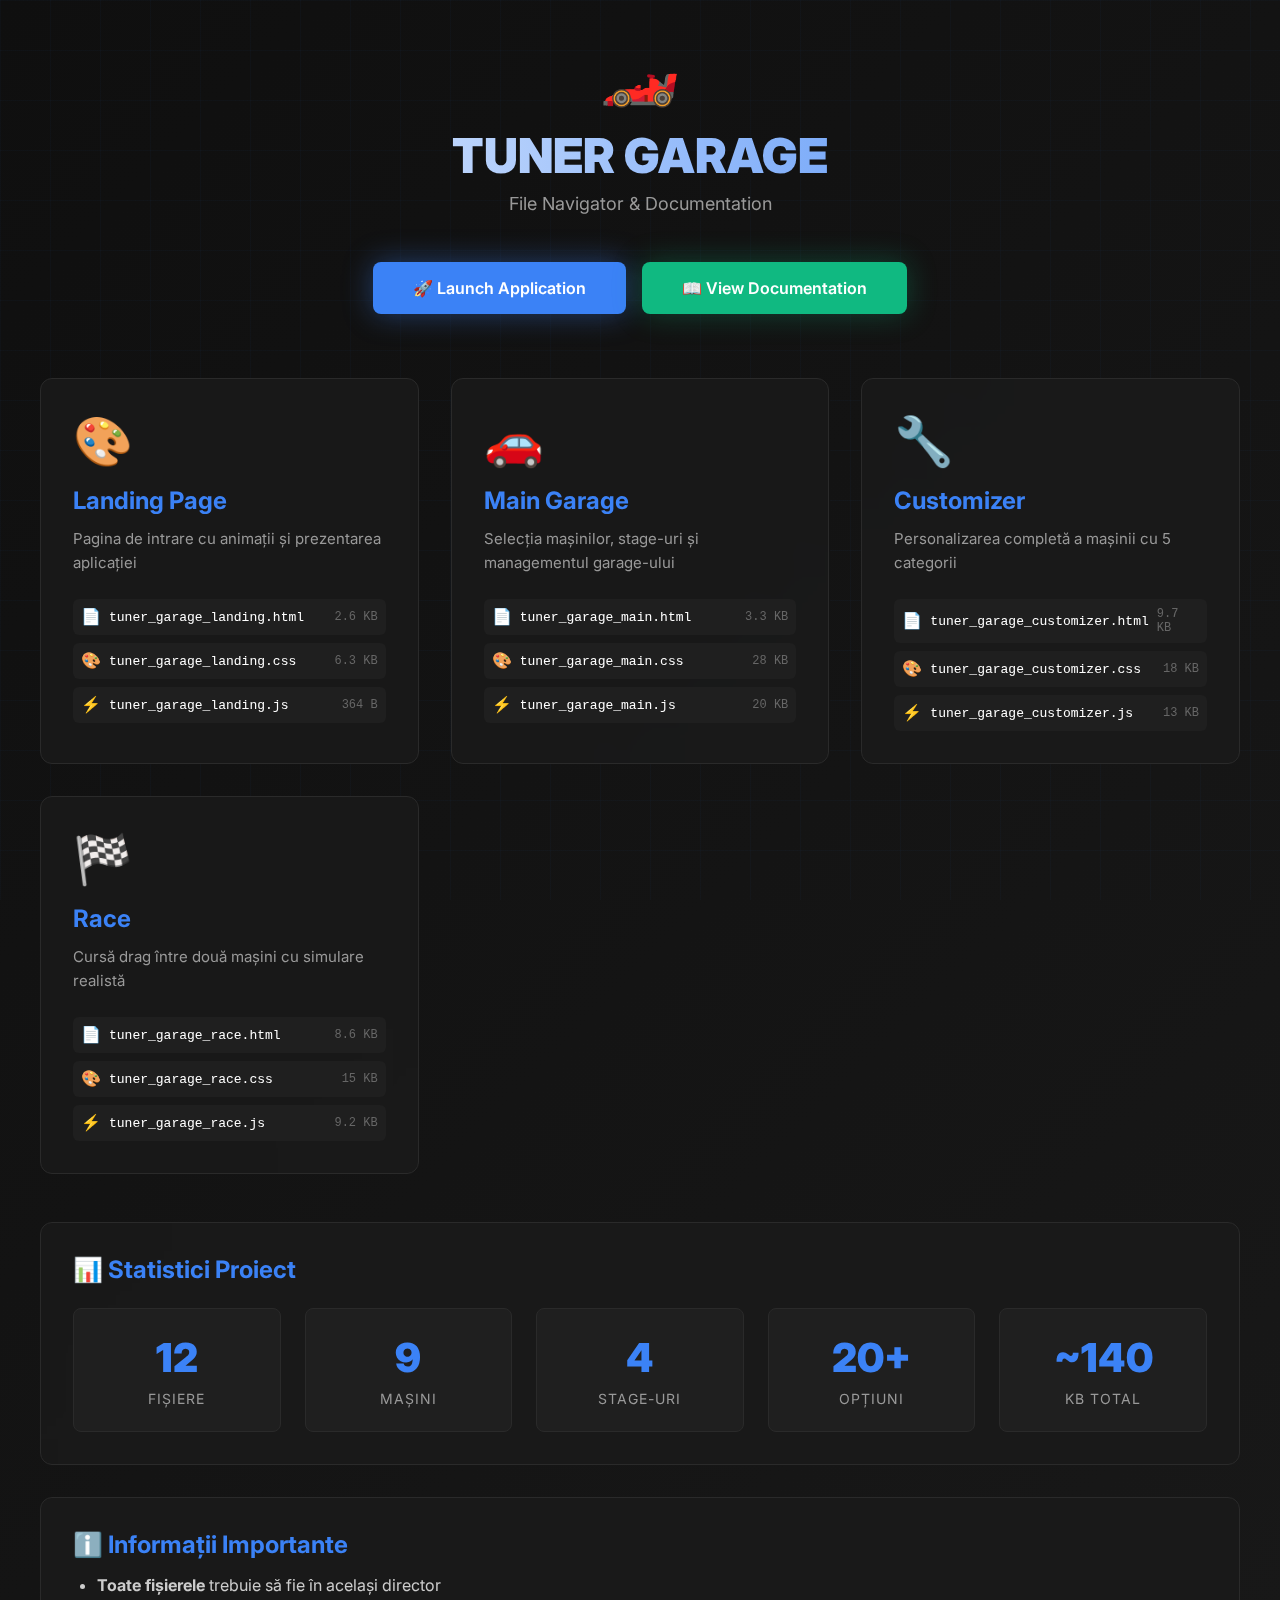
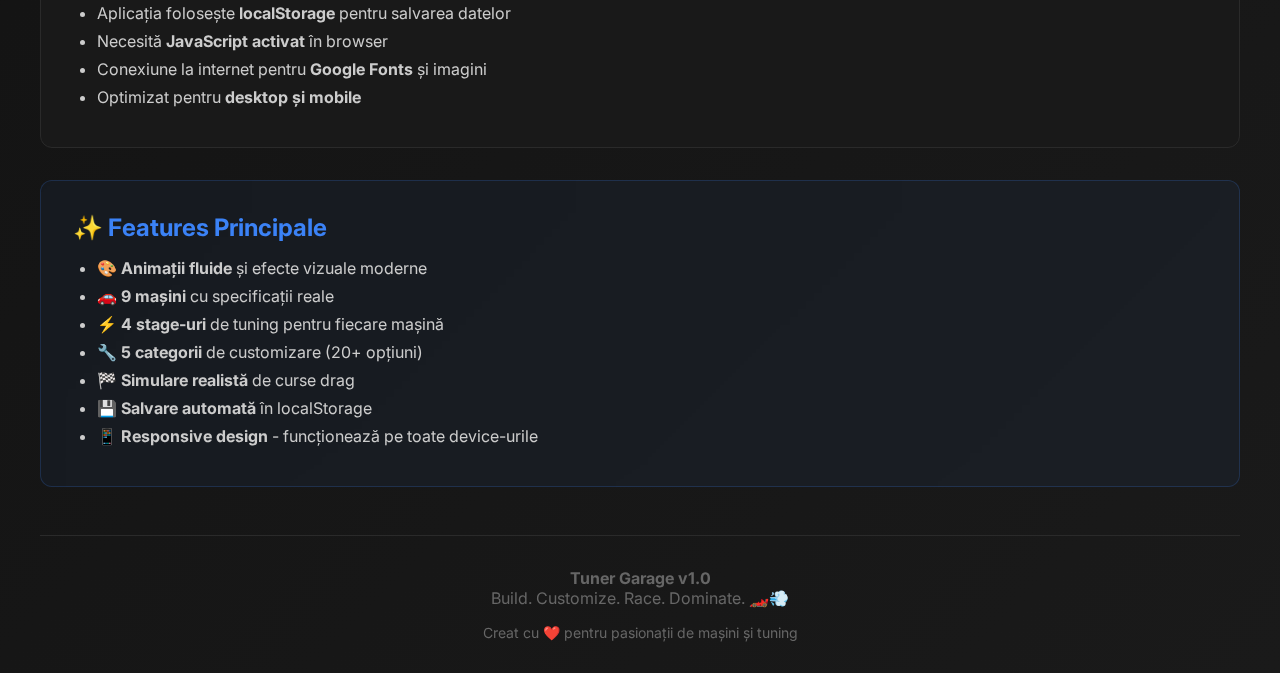
<file: index.html>
<!DOCTYPE html>
<html lang="ro">
<head>
    <meta charset="UTF-8">
    <meta name="viewport" content="width=device-width, initial-scale=1.0">
    <title>Tuner Garage - File Navigator</title>
    <style>
        @import url('https://fonts.googleapis.com/css2?family=Inter:wght@400;600;700;900&display=swap');
        
        * {
            margin: 0;
            padding: 0;
            box-sizing: border-box;
        }
        
        body {
            font-family: 'Inter', sans-serif;
            background: linear-gradient(135deg, #0f0f0f 0%, #1a1a1a 100%);
            color: #ffffff;
            min-height: 100vh;
            padding: 2rem;
            position: relative;
            overflow-x: hidden;
        }

        /* Background Animation */
        body::before {
            content: '';
            position: fixed;
            top: 0;
            left: 0;
            width: 100%;
            height: 100%;
            background-image: 
                linear-gradient(rgba(59, 130, 246, 0.03) 1px, transparent 1px),
                linear-gradient(90deg, rgba(59, 130, 246, 0.03) 1px, transparent 1px);
            background-size: 50px 50px;
            animation: gridMove 20s linear infinite;
            z-index: 0;
        }

        @keyframes gridMove {
            0% { transform: translateY(0); }
            100% { transform: translateY(50px); }
        }
        
        .container {
            max-width: 1200px;
            margin: 0 auto;
            position: relative;
            z-index: 1;
        }

        .header {
            text-align: center;
            margin-bottom: 3rem;
            animation: fadeInDown 0.8s ease;
        }

        @keyframes fadeInDown {
            from {
                opacity: 0;
                transform: translateY(-30px);
            }
            to {
                opacity: 1;
                transform: translateY(0);
            }
        }
        
        .logo {
            font-size: 4rem;
            margin-bottom: 1rem;
        }

        h1 {
            font-size: 3rem;
            font-weight: 900;
            margin-bottom: 0.5rem;
            background: linear-gradient(90deg, #fff, #3b82f6, #fff);
            background-size: 200% auto;
            -webkit-background-clip: text;
            -webkit-text-fill-color: transparent;
            background-clip: text;
            animation: shimmer 3s linear infinite;
        }

        @keyframes shimmer {
            0% { background-position: 0% center; }
            100% { background-position: 200% center; }
        }
        
        .subtitle {
            color: #999;
            font-size: 1.125rem;
            margin-bottom: 2rem;
        }

        .quick-start {
            display: flex;
            gap: 1rem;
            justify-content: center;
            margin-bottom: 4rem;
            animation: fadeInUp 0.8s ease 0.2s both;
        }

        @keyframes fadeInUp {
            from {
                opacity: 0;
                transform: translateY(30px);
            }
            to {
                opacity: 1;
                transform: translateY(0);
            }
        }
        
        .btn {
            padding: 1rem 2.5rem;
            border-radius: 8px;
            text-decoration: none;
            font-weight: 600;
            transition: all 0.3s ease;
            display: inline-flex;
            align-items: center;
            gap: 0.5rem;
            position: relative;
            overflow: hidden;
        }

        .btn::before {
            content: '';
            position: absolute;
            top: 50%;
            left: 50%;
            width: 0;
            height: 0;
            border-radius: 50%;
            background: rgba(255, 255, 255, 0.2);
            transform: translate(-50%, -50%);
            transition: width 0.6s ease, height 0.6s ease;
        }

        .btn:hover::before {
            width: 300px;
            height: 300px;
        }

        .btn span {
            position: relative;
            z-index: 1;
        }
        
        .btn-primary {
            background: #3b82f6;
            color: white;
            box-shadow: 0 0 30px rgba(59, 130, 246, 0.4);
        }
        
        .btn-primary:hover {
            background: #2563eb;
            transform: translateY(-2px);
            box-shadow: 0 5px 30px rgba(59, 130, 246, 0.6);
        }
        
        .btn-secondary {
            background: #10b981;
            color: white;
            box-shadow: 0 0 30px rgba(16, 185, 129, 0.3);
        }
        
        .btn-secondary:hover {
            background: #059669;
            transform: translateY(-2px);
            box-shadow: 0 5px 30px rgba(16, 185, 129, 0.5);
        }

        .pages-grid {
            display: grid;
            grid-template-columns: repeat(auto-fit, minmax(280px, 1fr));
            gap: 2rem;
            margin-bottom: 3rem;
        }

        .page-card {
            background: rgba(26, 26, 26, 0.8);
            backdrop-filter: blur(10px);
            border: 1px solid #2a2a2a;
            border-radius: 12px;
            padding: 2rem;
            transition: all 0.3s ease;
            animation: fadeInUp 0.8s ease both;
        }

        .page-card:nth-child(1) { animation-delay: 0.3s; }
        .page-card:nth-child(2) { animation-delay: 0.4s; }
        .page-card:nth-child(3) { animation-delay: 0.5s; }
        .page-card:nth-child(4) { animation-delay: 0.6s; }
        
        .page-card:hover {
            border-color: #3b82f6;
            transform: translateY(-5px);
            box-shadow: 0 10px 40px rgba(59, 130, 246, 0.2);
        }

        .page-icon {
            font-size: 3rem;
            margin-bottom: 1rem;
        }

        .page-title {
            font-size: 1.5rem;
            font-weight: 700;
            margin-bottom: 0.75rem;
            color: #3b82f6;
        }

        .page-desc {
            color: #999;
            margin-bottom: 1.5rem;
            font-size: 0.938rem;
            line-height: 1.6;
        }

        .file-list {
            display: flex;
            flex-direction: column;
            gap: 0.5rem;
        }

        .file-item {
            display: flex;
            align-items: center;
            gap: 0.5rem;
            padding: 0.5rem;
            background: rgba(37, 37, 37, 0.6);
            border-radius: 6px;
            font-size: 0.813rem;
            font-family: 'Courier New', monospace;
            transition: background 0.2s ease;
        }

        .file-item:hover {
            background: rgba(59, 130, 246, 0.1);
        }

        .file-icon {
            font-size: 1rem;
        }

        .file-size {
            margin-left: auto;
            color: #666;
            font-size: 0.75rem;
        }

        .info-section {
            background: rgba(26, 26, 26, 0.8);
            backdrop-filter: blur(10px);
            border: 1px solid #2a2a2a;
            border-radius: 12px;
            padding: 2rem;
            margin-bottom: 2rem;
            animation: fadeInUp 0.8s ease 0.7s both;
        }

        .info-section h2 {
            color: #3b82f6;
            margin-bottom: 1rem;
            display: flex;
            align-items: center;
            gap: 0.5rem;
        }

        .info-section ul {
            margin-left: 1.5rem;
            color: #ccc;
        }

        .info-section li {
            margin-bottom: 0.5rem;
        }

        .stats-grid {
            display: grid;
            grid-template-columns: repeat(auto-fit, minmax(150px, 1fr));
            gap: 1.5rem;
            margin-top: 1.5rem;
        }

        .stat-card {
            text-align: center;
            padding: 1.5rem;
            background: rgba(37, 37, 37, 0.6);
            border-radius: 8px;
            border: 1px solid #2a2a2a;
        }

        .stat-number {
            font-size: 2.5rem;
            font-weight: 900;
            color: #3b82f6;
            margin-bottom: 0.5rem;
        }

        .stat-label {
            color: #999;
            font-size: 0.875rem;
            text-transform: uppercase;
            letter-spacing: 1px;
        }

        .footer {
            text-align: center;
            color: #666;
            margin-top: 3rem;
            padding-top: 2rem;
            border-top: 1px solid #2a2a2a;
            animation: fadeInUp 0.8s ease 0.8s both;
        }

        @media (max-width: 768px) {
            h1 { font-size: 2rem; }
            .logo { font-size: 3rem; }
            .quick-start { flex-direction: column; }
            .pages-grid { grid-template-columns: 1fr; }
            .btn { width: 100%; justify-content: center; }
        }
    </style>
</head>
<body>
    <div class="container">
        <div class="header">
            <div class="logo">🏎️</div>
            <h1>TUNER GARAGE</h1>
            <p class="subtitle">File Navigator & Documentation</p>
        </div>

        <div class="quick-start">
            <a href="tuner_garage_landing.html" class="btn btn-primary">
                <span>🚀 Launch Application</span>
            </a>
            <a href="documentation.html" class="btn btn-secondary">
                <span>📖 View Documentation</span>
            </a>
        </div>

        <div class="pages-grid">
            <div class="page-card">
                <div class="page-icon">🎨</div>
                <div class="page-title">Landing Page</div>
                <div class="page-desc">Pagina de intrare cu animații și prezentarea aplicației</div>
                <div class="file-list">
                    <div class="file-item">
                        <span class="file-icon">📄</span>
                        <span>tuner_garage_landing.html</span>
                        <span class="file-size">2.6 KB</span>
                    </div>
                    <div class="file-item">
                        <span class="file-icon">🎨</span>
                        <span>tuner_garage_landing.css</span>
                        <span class="file-size">6.3 KB</span>
                    </div>
                    <div class="file-item">
                        <span class="file-icon">⚡</span>
                        <span>tuner_garage_landing.js</span>
                        <span class="file-size">364 B</span>
                    </div>
                </div>
            </div>

            <div class="page-card">
                <div class="page-icon">🚗</div>
                <div class="page-title">Main Garage</div>
                <div class="page-desc">Selecția mașinilor, stage-uri și managementul garage-ului</div>
                <div class="file-list">
                    <div class="file-item">
                        <span class="file-icon">📄</span>
                        <span>tuner_garage_main.html</span>
                        <span class="file-size">3.3 KB</span>
                    </div>
                    <div class="file-item">
                        <span class="file-icon">🎨</span>
                        <span>tuner_garage_main.css</span>
                        <span class="file-size">28 KB</span>
                    </div>
                    <div class="file-item">
                        <span class="file-icon">⚡</span>
                        <span>tuner_garage_main.js</span>
                        <span class="file-size">20 KB</span>
                    </div>
                </div>
            </div>

            <div class="page-card">
                <div class="page-icon">🔧</div>
                <div class="page-title">Customizer</div>
                <div class="page-desc">Personalizarea completă a mașinii cu 5 categorii</div>
                <div class="file-list">
                    <div class="file-item">
                        <span class="file-icon">📄</span>
                        <span>tuner_garage_customizer.html</span>
                        <span class="file-size">9.7 KB</span>
                    </div>
                    <div class="file-item">
                        <span class="file-icon">🎨</span>
                        <span>tuner_garage_customizer.css</span>
                        <span class="file-size">18 KB</span>
                    </div>
                    <div class="file-item">
                        <span class="file-icon">⚡</span>
                        <span>tuner_garage_customizer.js</span>
                        <span class="file-size">13 KB</span>
                    </div>
                </div>
            </div>

            <div class="page-card">
                <div class="page-icon">🏁</div>
                <div class="page-title">Race</div>
                <div class="page-desc">Cursă drag între două mașini cu simulare realistă</div>
                <div class="file-list">
                    <div class="file-item">
                        <span class="file-icon">📄</span>
                        <span>tuner_garage_race.html</span>
                        <span class="file-size">8.6 KB</span>
                    </div>
                    <div class="file-item">
                        <span class="file-icon">🎨</span>
                        <span>tuner_garage_race.css</span>
                        <span class="file-size">15 KB</span>
                    </div>
                    <div class="file-item">
                        <span class="file-icon">⚡</span>
                        <span>tuner_garage_race.js</span>
                        <span class="file-size">9.2 KB</span>
                    </div>
                </div>
            </div>
        </div>

        <div class="info-section">
            <h2>📊 Statistici Proiect</h2>
            <div class="stats-grid">
                <div class="stat-card">
                    <div class="stat-number">12</div>
                    <div class="stat-label">Fișiere</div>
                </div>
                <div class="stat-card">
                    <div class="stat-number">9</div>
                    <div class="stat-label">Mașini</div>
                </div>
                <div class="stat-card">
                    <div class="stat-number">4</div>
                    <div class="stat-label">Stage-uri</div>
                </div>
                <div class="stat-card">
                    <div class="stat-number">20+</div>
                    <div class="stat-label">Opțiuni</div>
                </div>
                <div class="stat-card">
                    <div class="stat-number">~140</div>
                    <div class="stat-label">KB Total</div>
                </div>
            </div>
        </div>

        <div class="info-section">
            <h2>ℹ️ Informații Importante</h2>
            <ul>
                <li><strong>Toate fișierele</strong> trebuie să fie în același director</li>
                <li>Aplicația folosește <strong>localStorage</strong> pentru salvarea datelor</li>
                <li>Necesită <strong>JavaScript activat</strong> în browser</li>
                <li>Conexiune la internet pentru <strong>Google Fonts</strong> și imagini</li>
                <li>Optimizat pentru <strong>desktop și mobile</strong></li>
            </ul>
        </div>

        <div class="info-section" style="background: rgba(59, 130, 246, 0.05); border-color: rgba(59, 130, 246, 0.2);">
            <h2>✨ Features Principale</h2>
            <ul>
                <li>🎨 <strong>Animații fluide</strong> și efecte vizuale moderne</li>
                <li>🚗 <strong>9 mașini</strong> cu specificații reale</li>
                <li>⚡ <strong>4 stage-uri</strong> de tuning pentru fiecare mașină</li>
                <li>🔧 <strong>5 categorii</strong> de customizare (20+ opțiuni)</li>
                <li>🏁 <strong>Simulare realistă</strong> de curse drag</li>
                <li>💾 <strong>Salvare automată</strong> în localStorage</li>
                <li>📱 <strong>Responsive design</strong> - funcționează pe toate device-urile</li>
            </ul>
        </div>

        <div class="footer">
            <p><strong>Tuner Garage v1.0</strong></p>
            <p>Build. Customize. Race. Dominate. 🏎️💨</p>
            <p style="margin-top: 1rem; font-size: 0.875rem;">Creat cu ❤️ pentru pasionații de mașini și tuning</p>
        </div>
    </div>
</body>
</html>
</file>
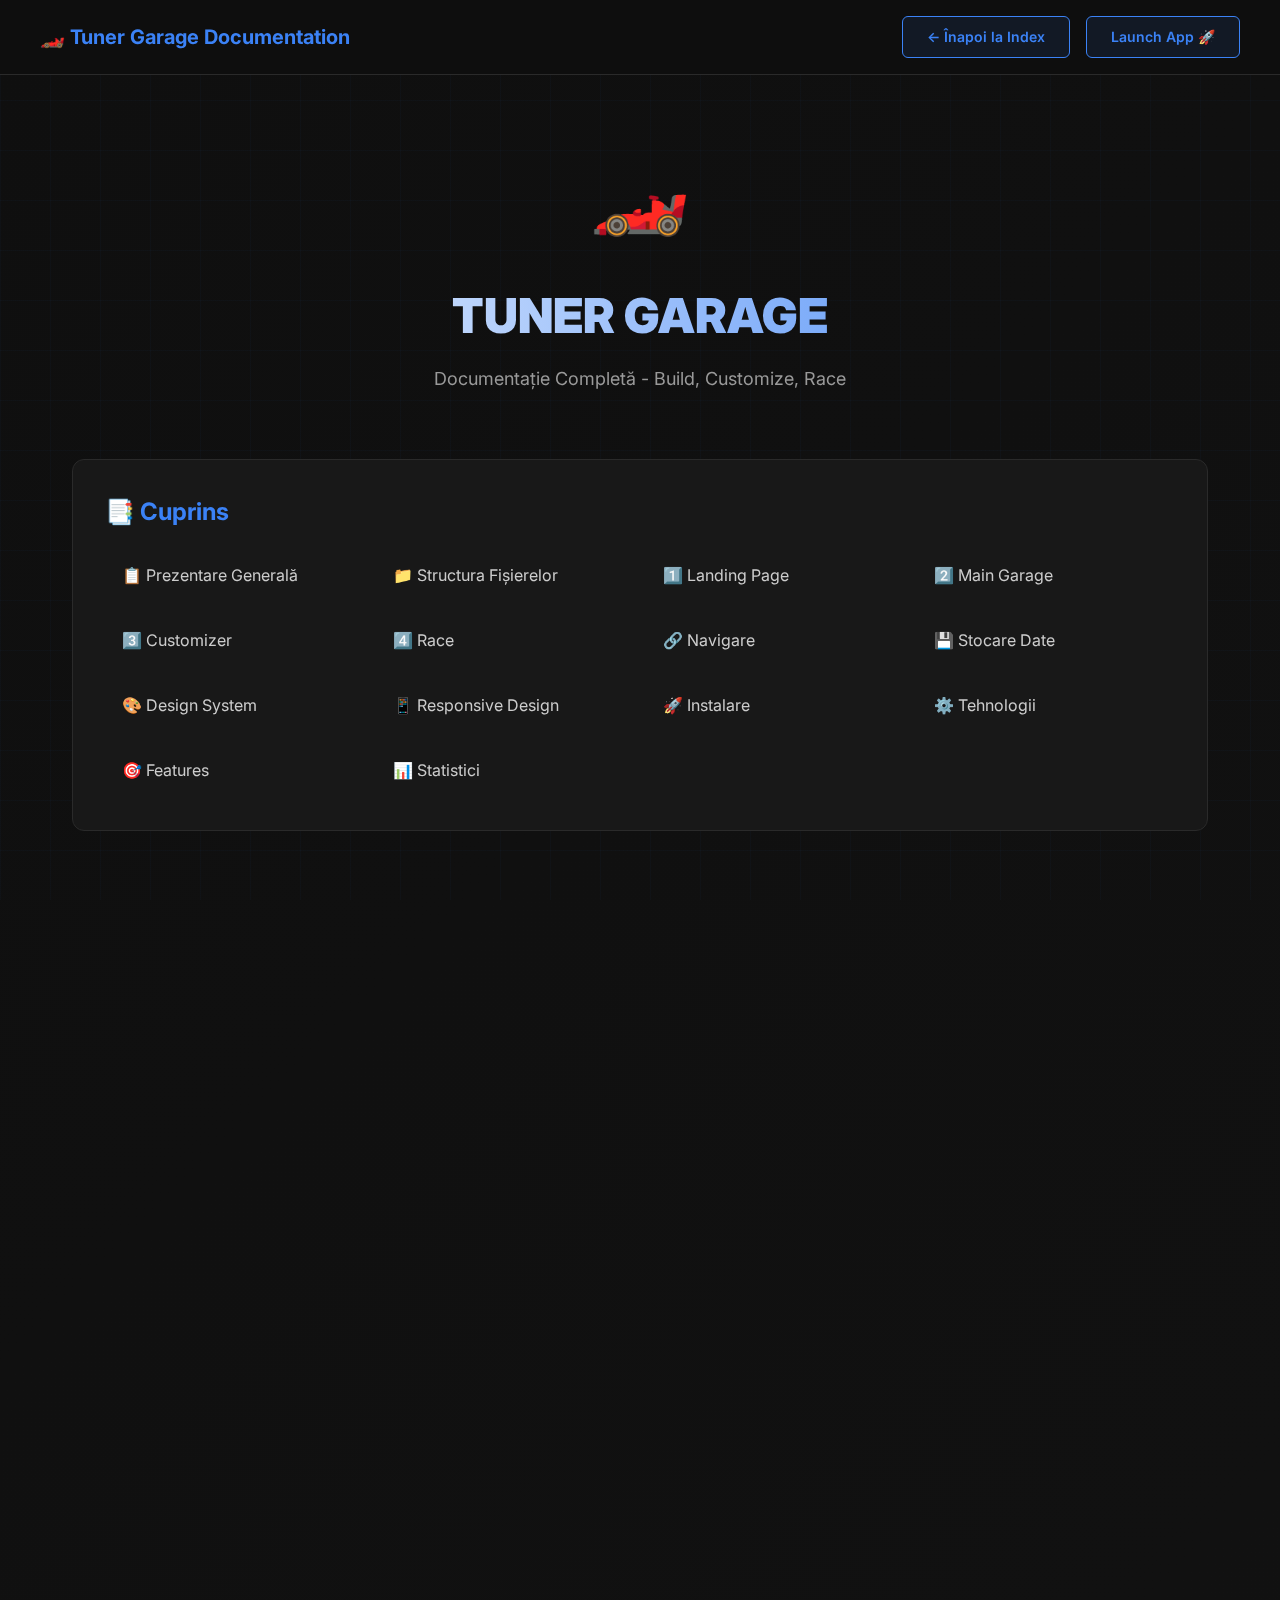
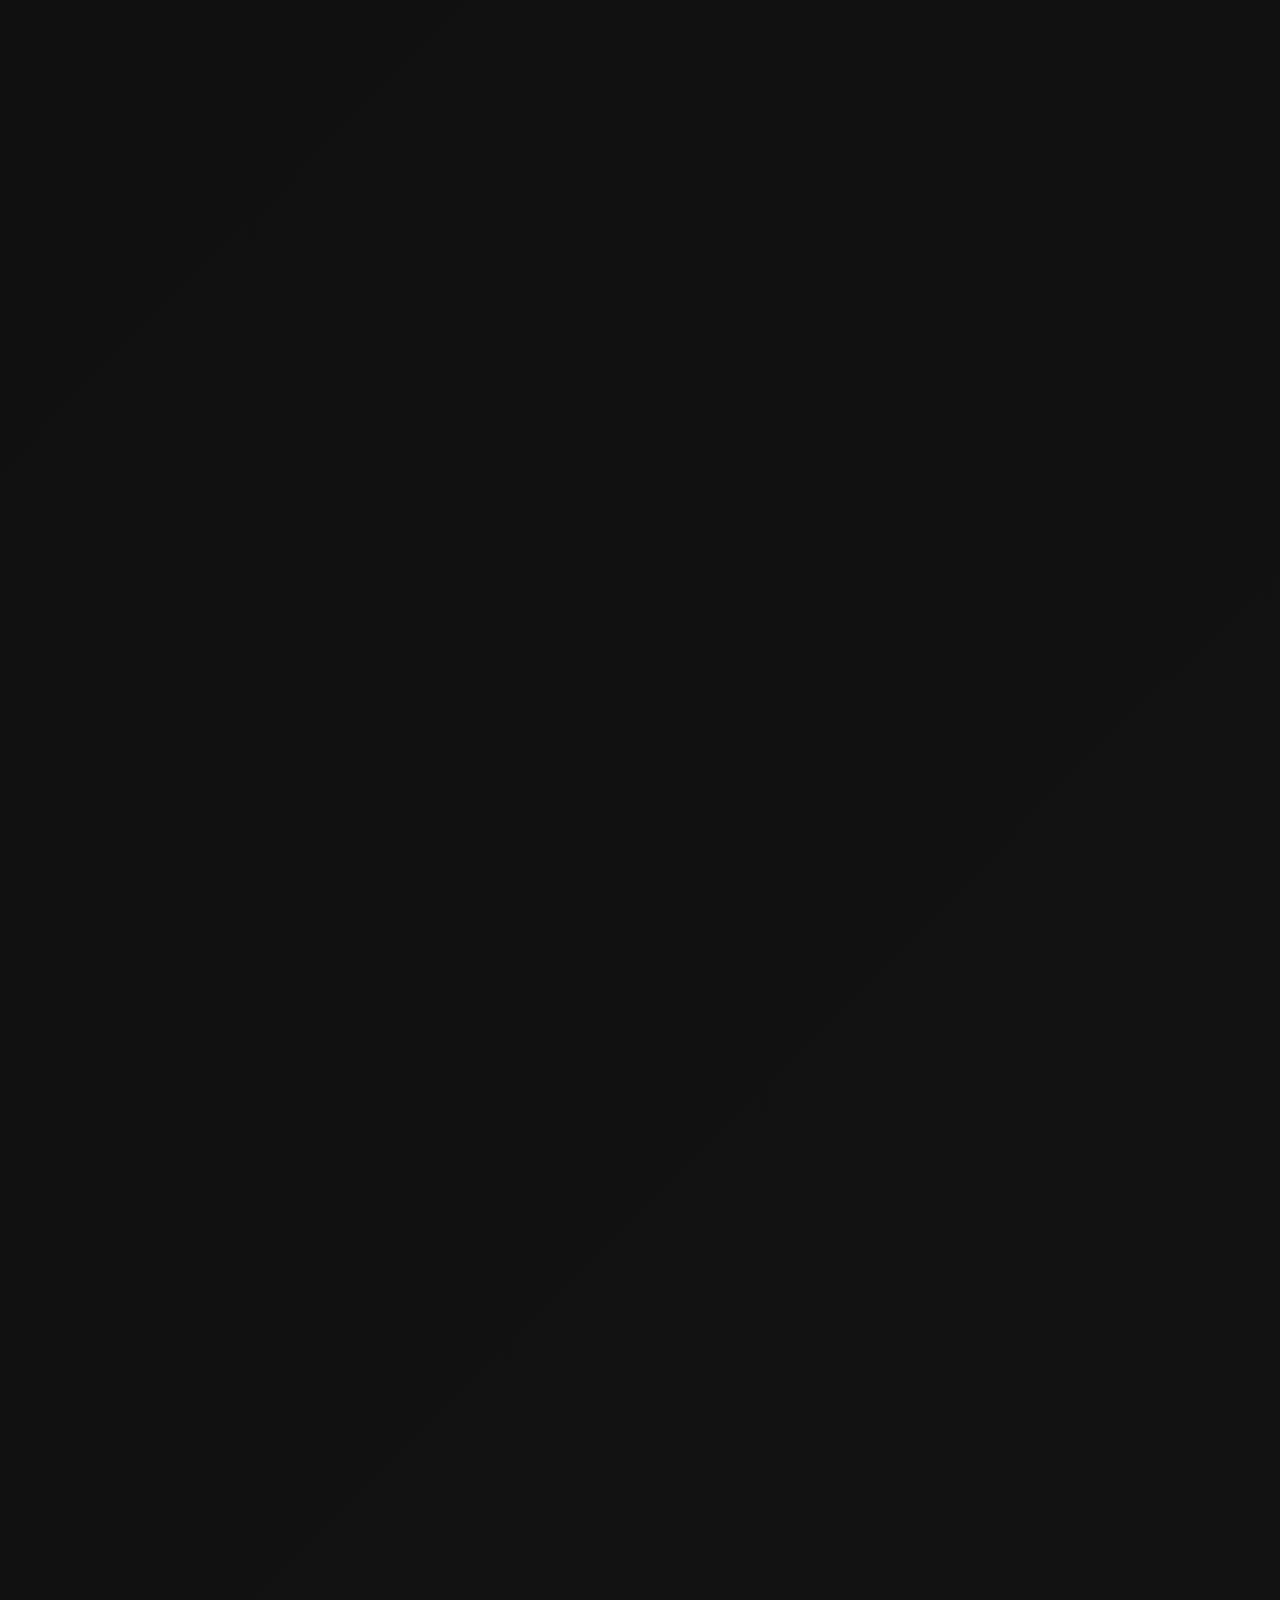
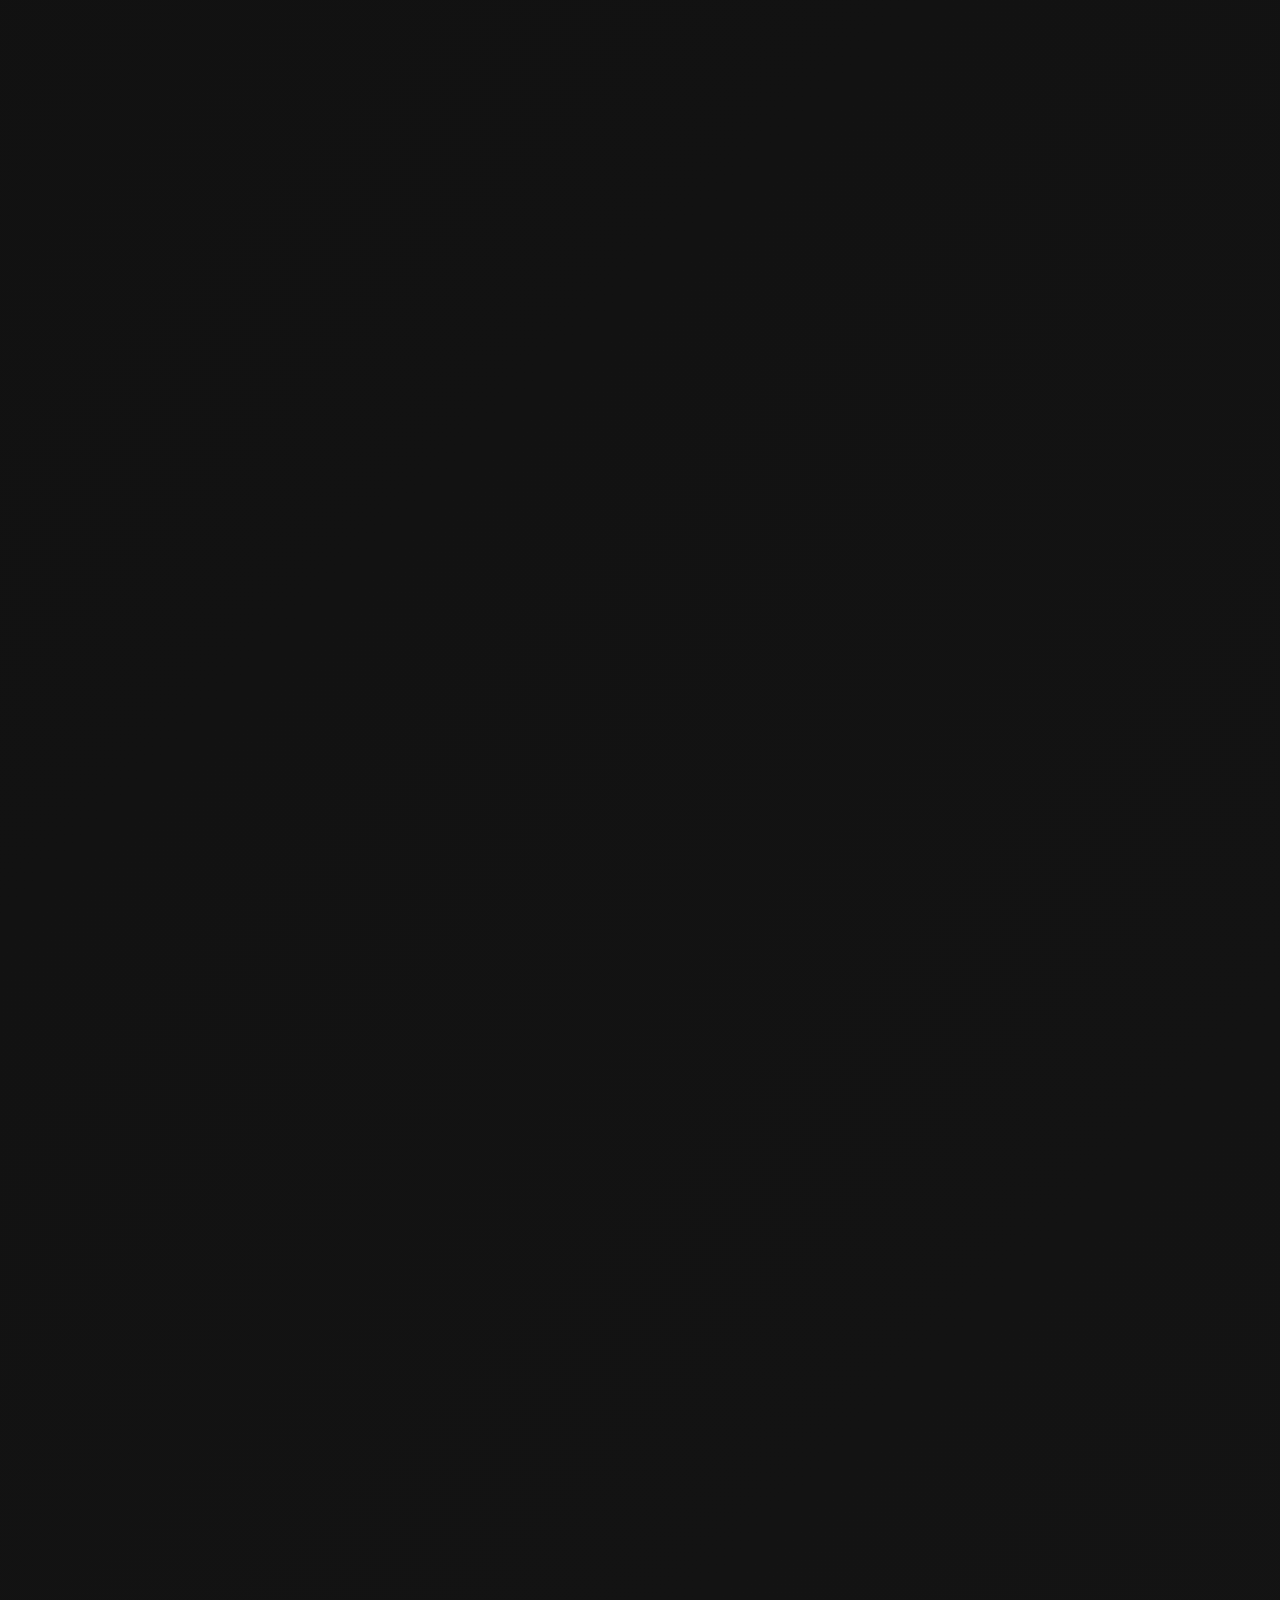
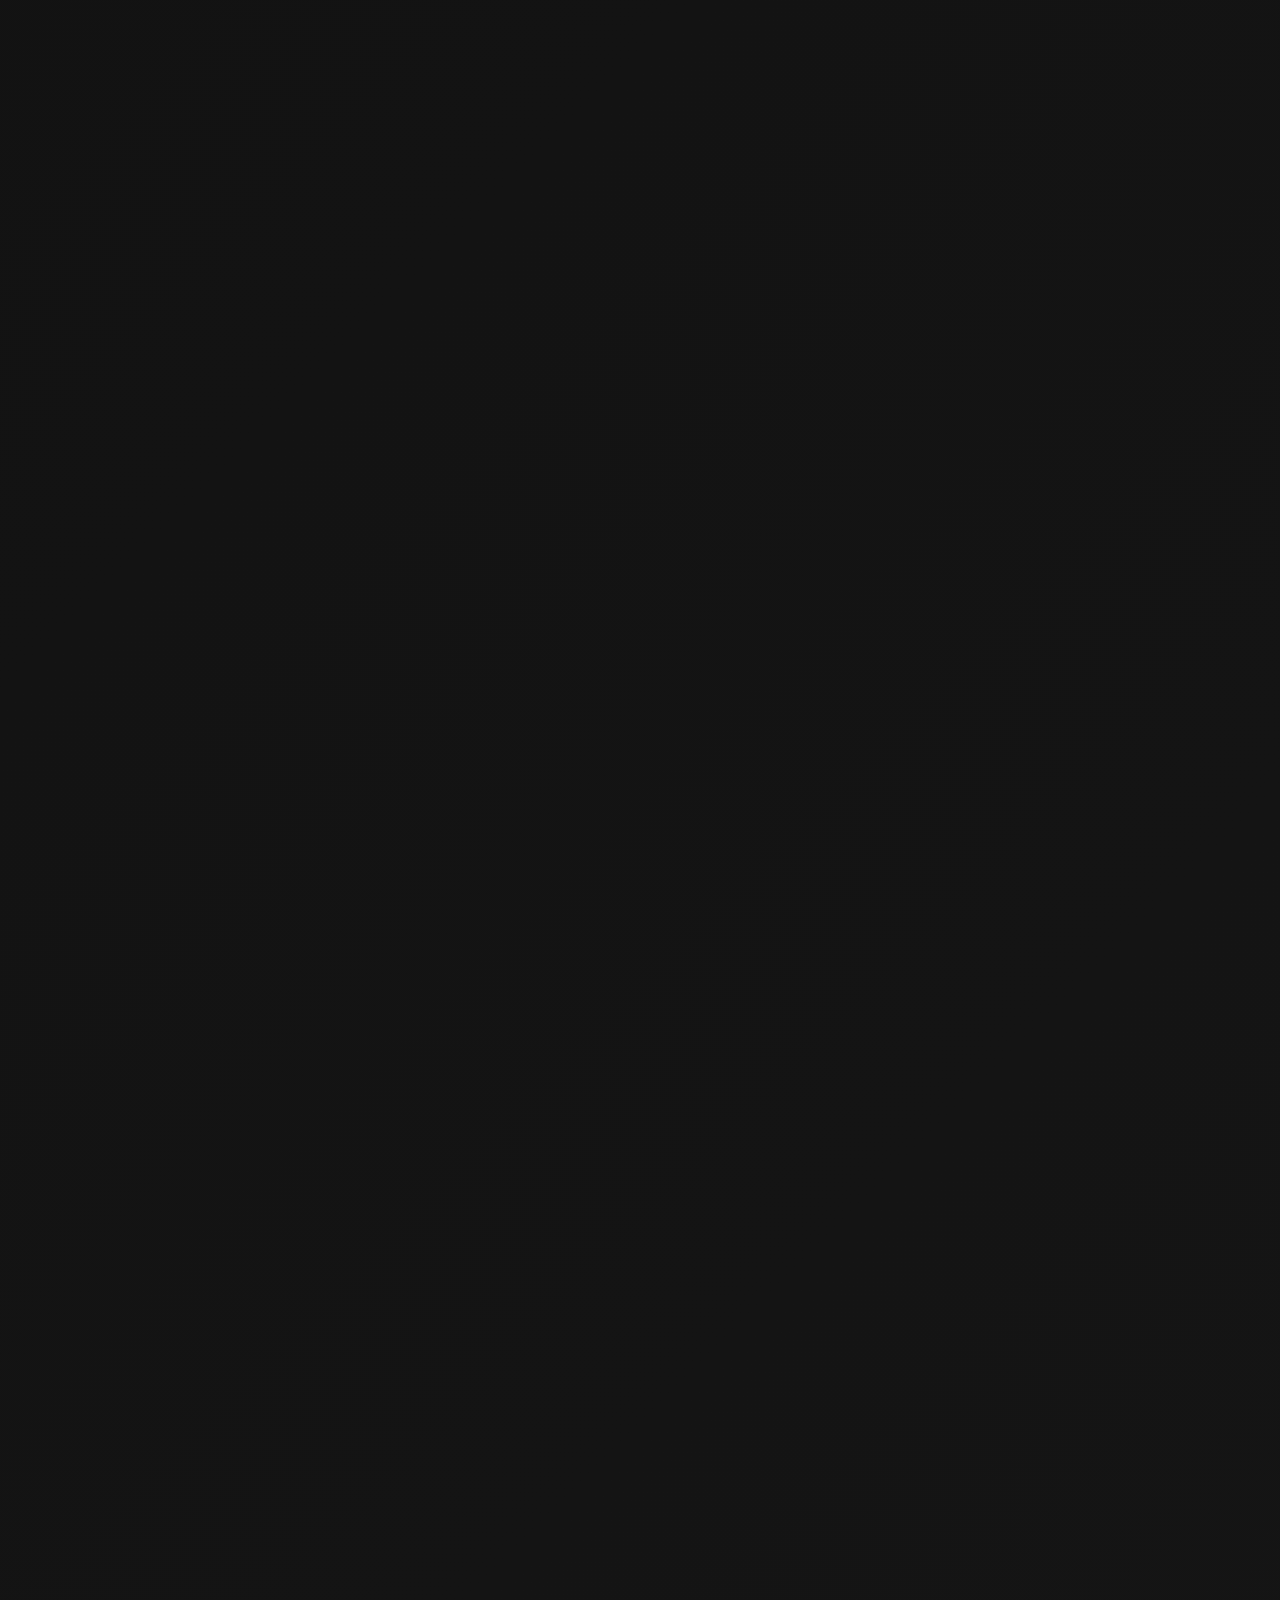
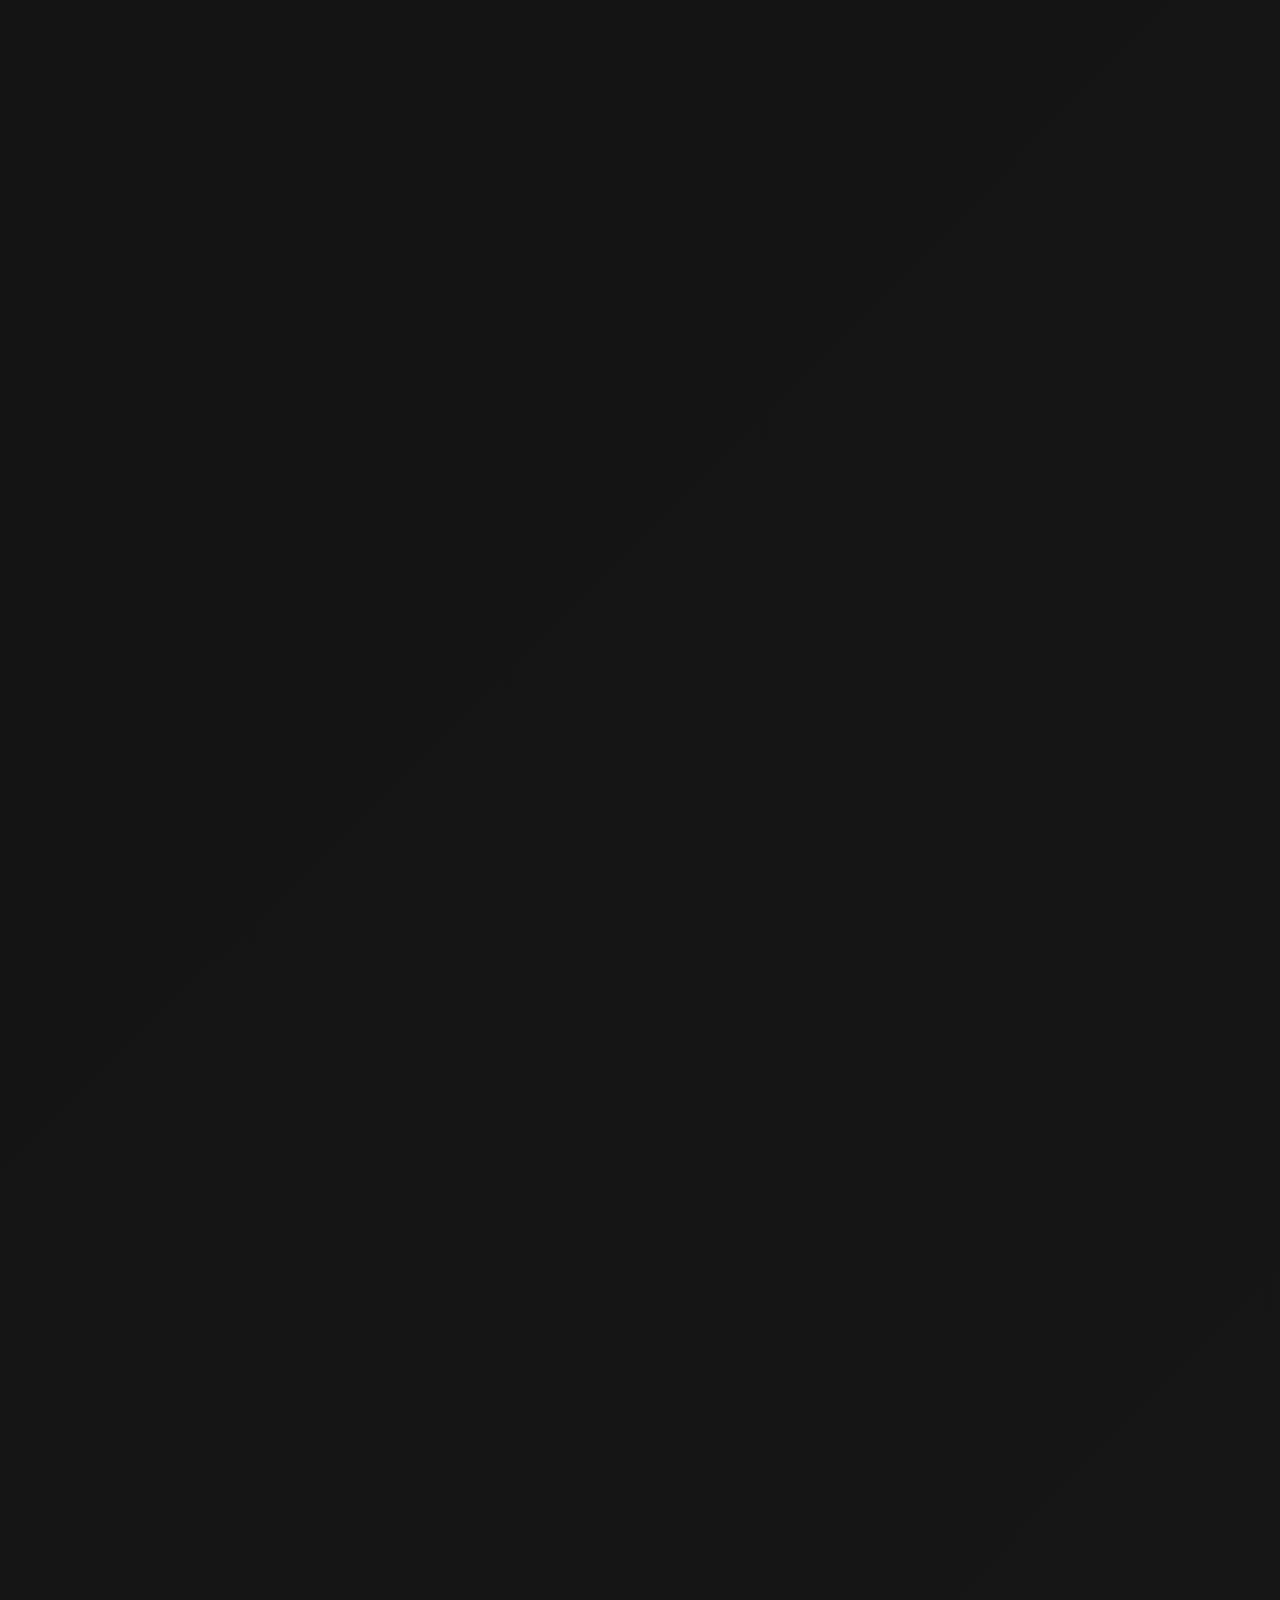
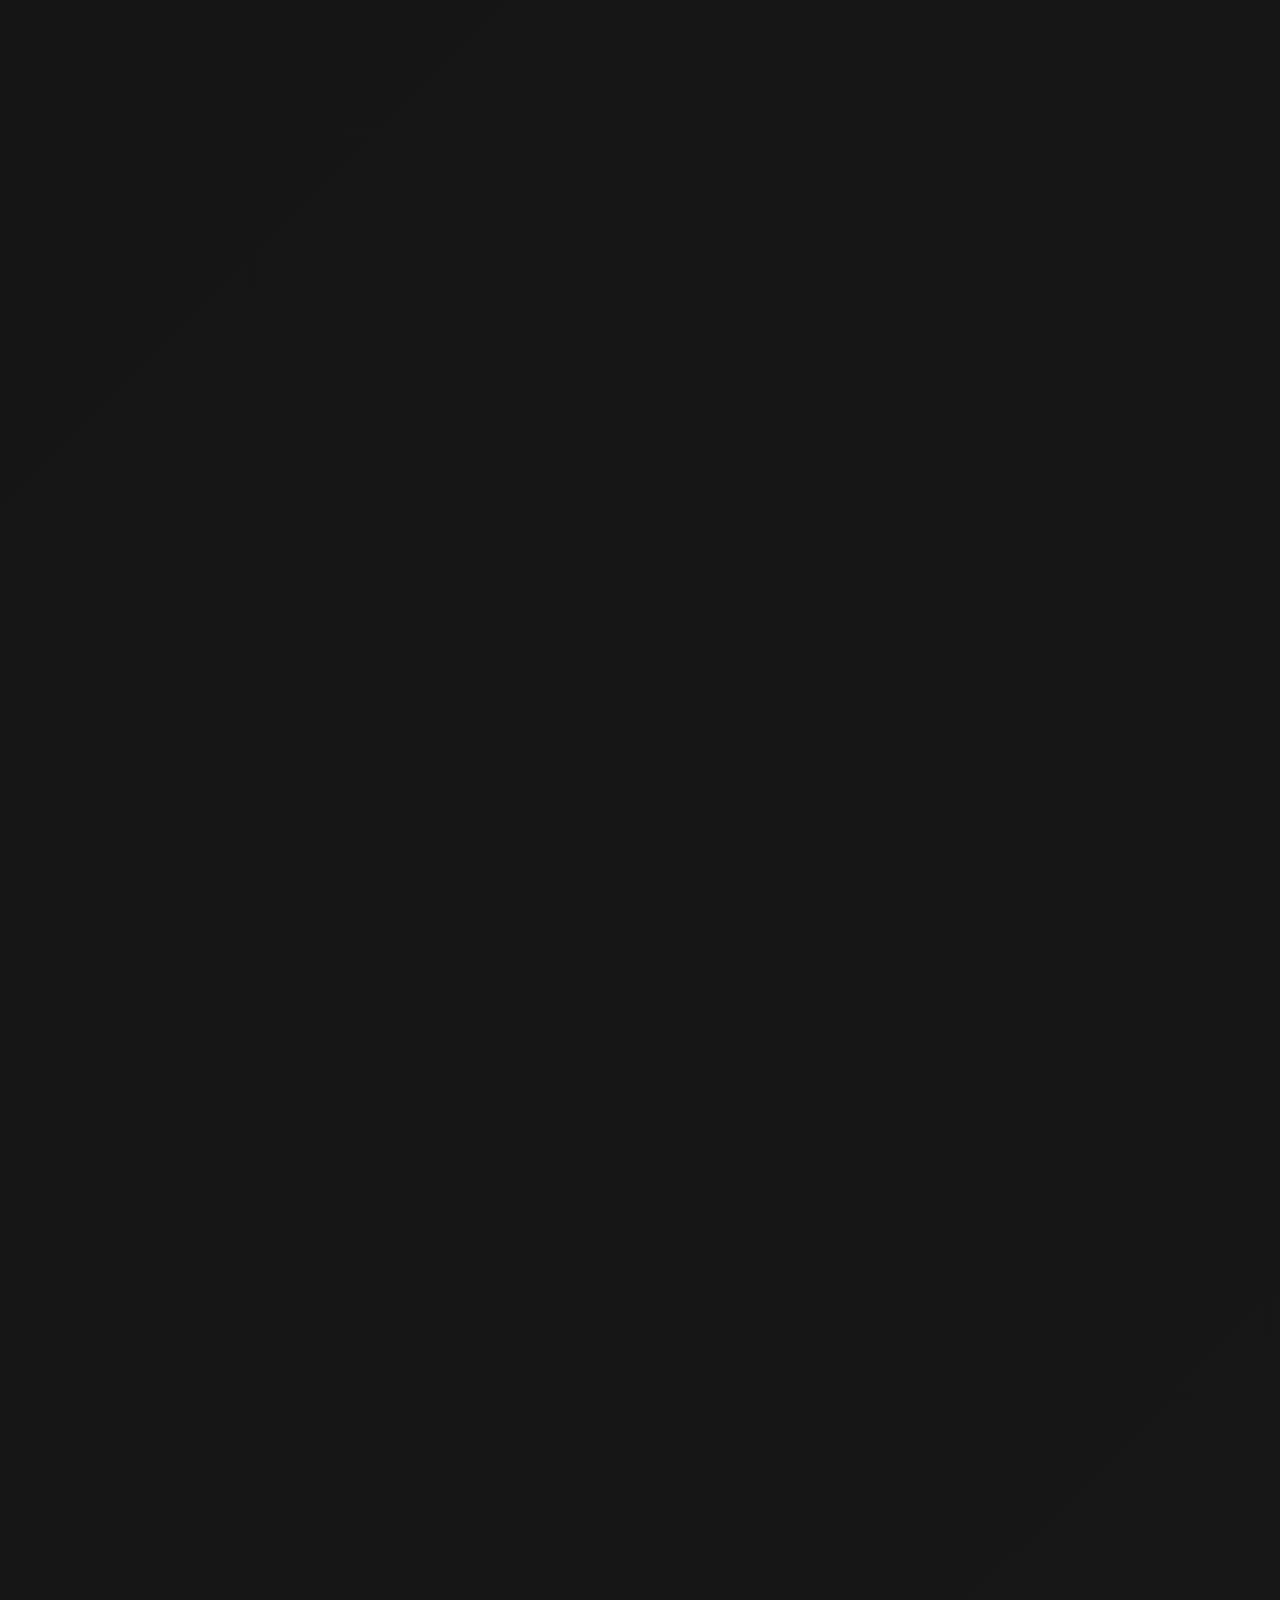
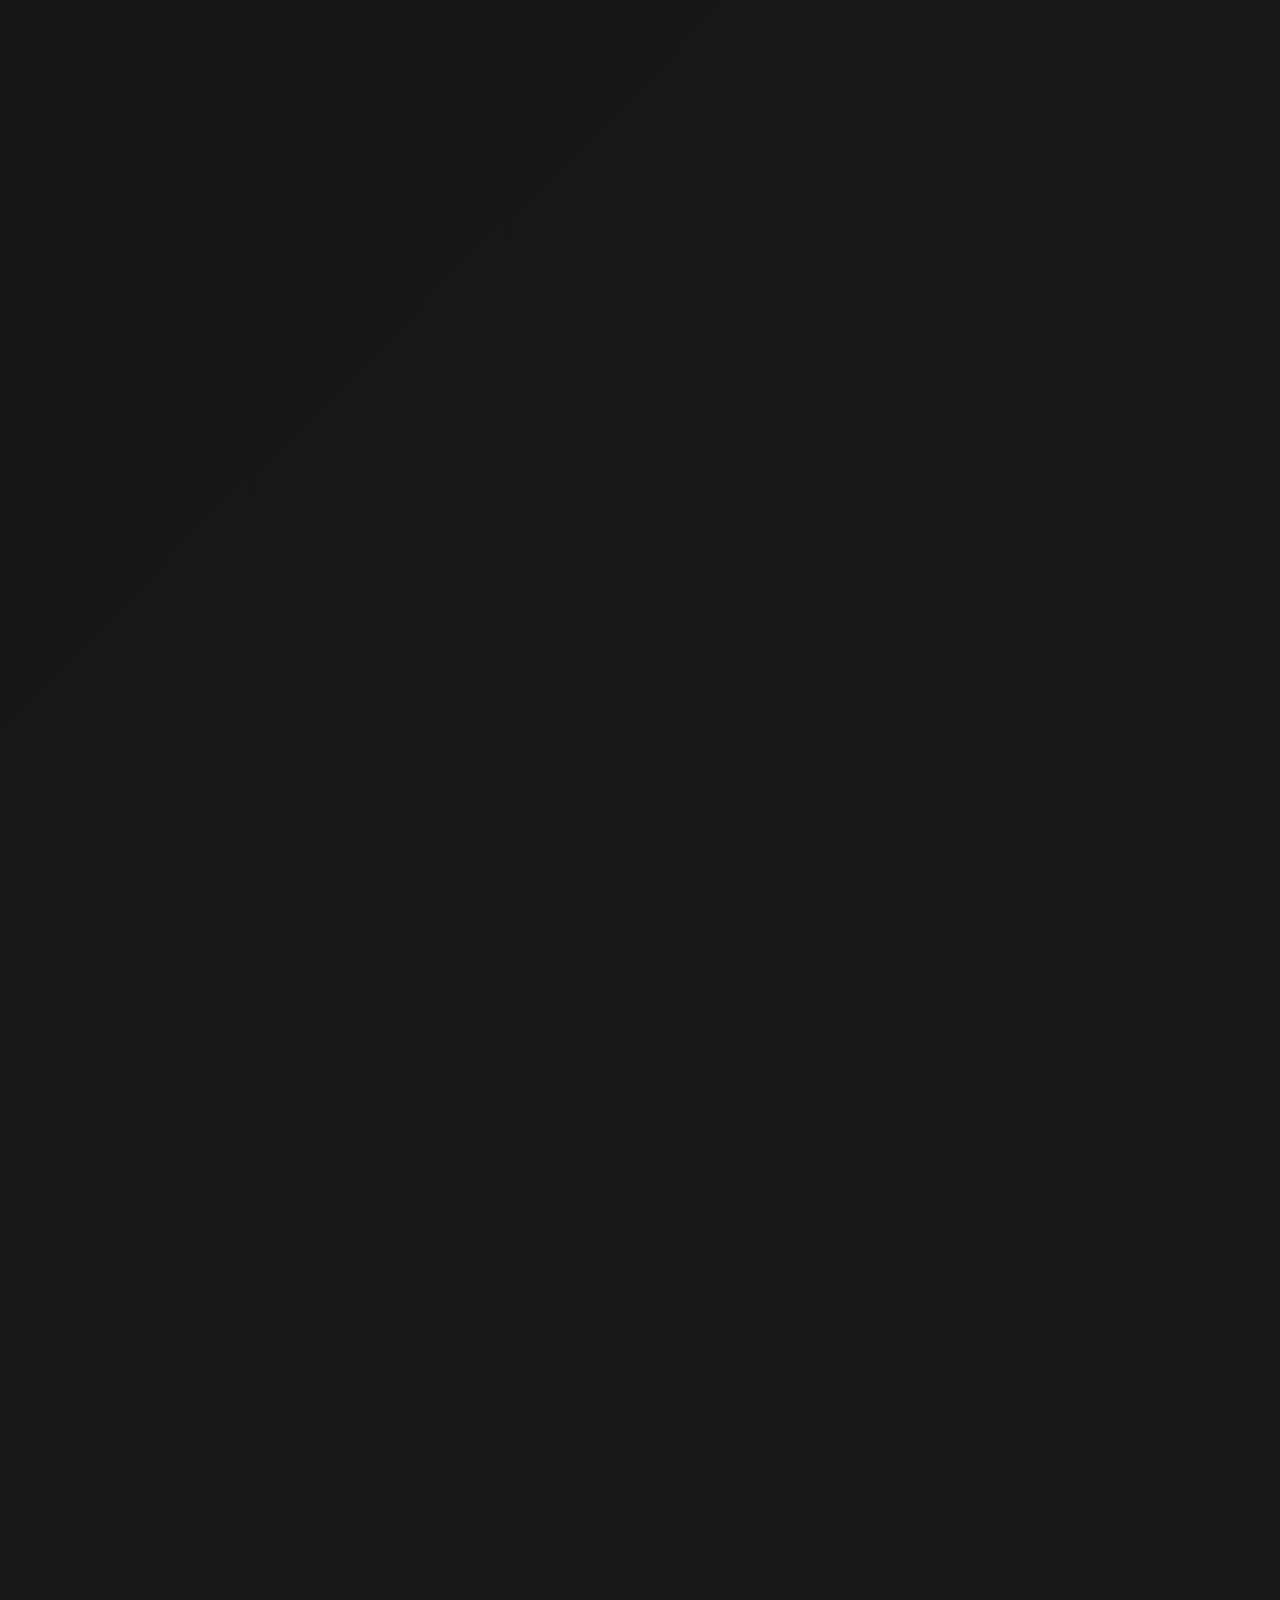
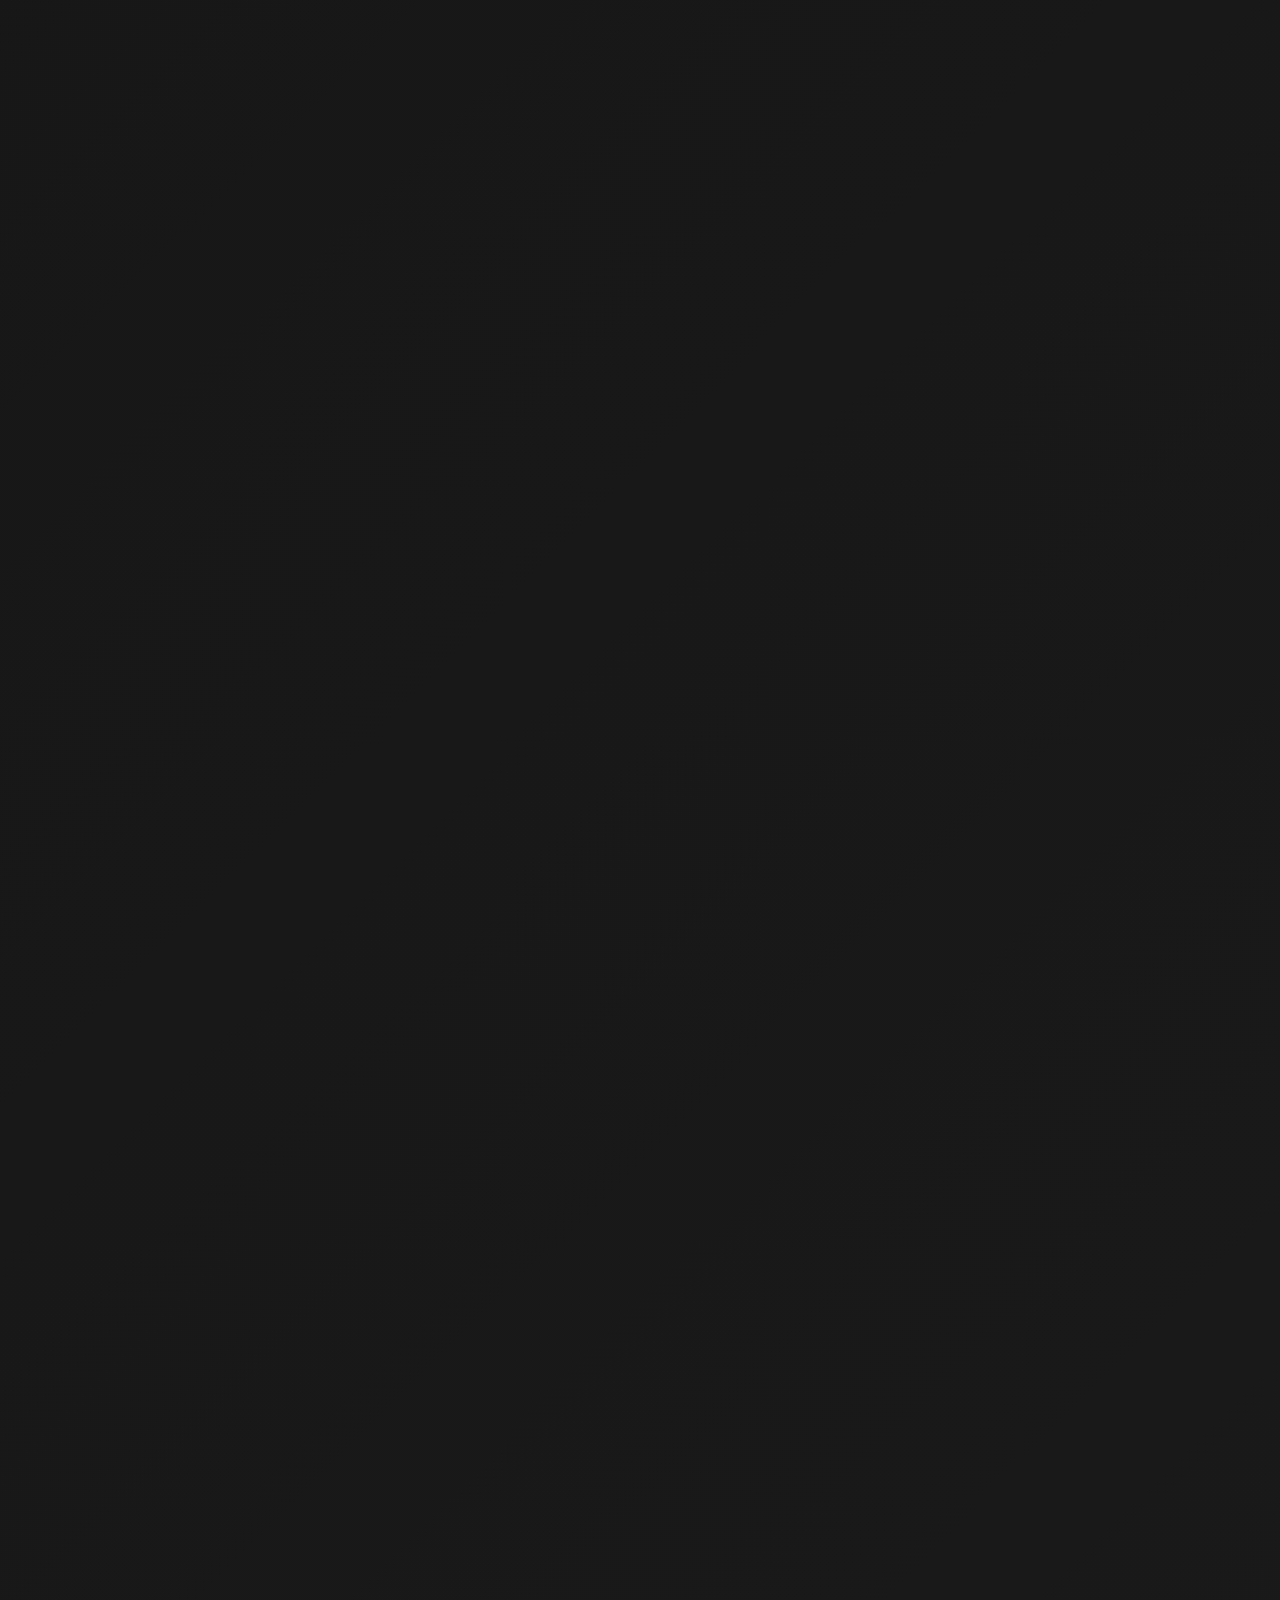
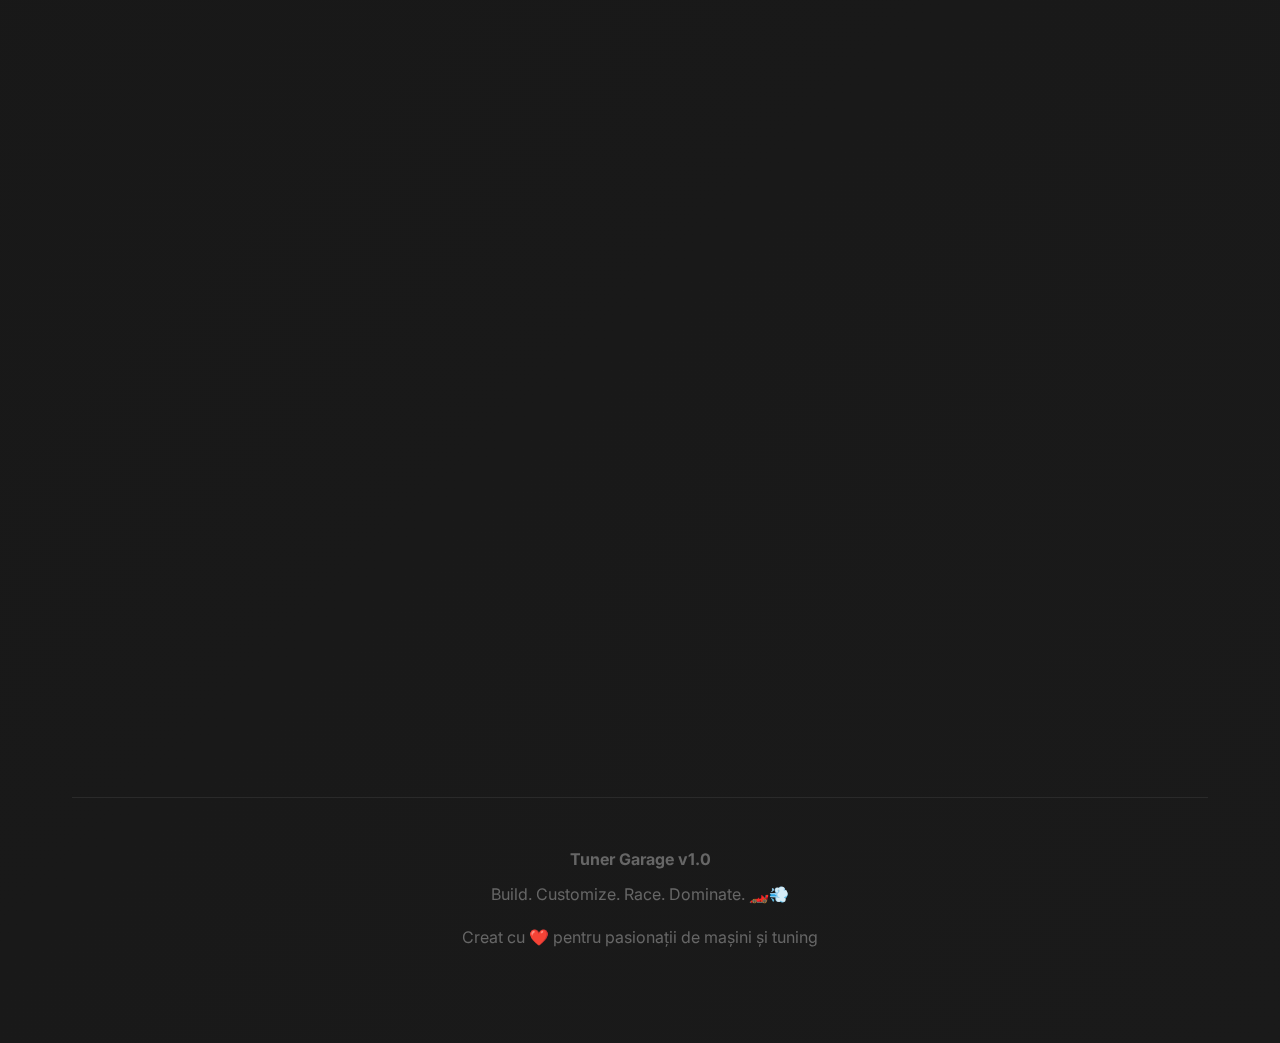
<file: documentation.html>
<!DOCTYPE html>
<html lang="ro">
<head>
    <meta charset="UTF-8">
    <meta name="viewport" content="width=device-width, initial-scale=1.0">
    <title>Tuner Garage - Documentație</title>
    <style>
        @import url('https://fonts.googleapis.com/css2?family=Inter:wght@400;500;600;700;900&family=Fira+Code:wght@400;500&display=swap');
        
        * {
            margin: 0;
            padding: 0;
            box-sizing: border-box;
        }
        
        body {
            font-family: 'Inter', sans-serif;
            background: linear-gradient(135deg, #0f0f0f 0%, #1a1a1a 100%);
            color: #e5e5e5;
            line-height: 1.7;
            position: relative;
            overflow-x: hidden;
        }

        /* Background Animation */
        body::before {
            content: '';
            position: fixed;
            top: 0;
            left: 0;
            width: 100%;
            height: 100%;
            background-image: 
                linear-gradient(rgba(59, 130, 246, 0.03) 1px, transparent 1px),
                linear-gradient(90deg, rgba(59, 130, 246, 0.03) 1px, transparent 1px);
            background-size: 50px 50px;
            animation: gridMove 20s linear infinite;
            z-index: 0;
        }

        @keyframes gridMove {
            0% { transform: translateY(0); }
            100% { transform: translateY(50px); }
        }

        /* Navigation Bar */
        .navbar {
            position: sticky;
            top: 0;
            background: rgba(15, 15, 15, 0.95);
            backdrop-filter: blur(10px);
            border-bottom: 1px solid #2a2a2a;
            padding: 1rem 2rem;
            z-index: 1000;
            animation: slideDown 0.5s ease;
        }

        @keyframes slideDown {
            from {
                transform: translateY(-100%);
                opacity: 0;
            }
            to {
                transform: translateY(0);
                opacity: 1;
            }
        }

        .navbar-content {
            max-width: 1200px;
            margin: 0 auto;
            display: flex;
            justify-content: space-between;
            align-items: center;
        }

        .nav-title {
            font-size: 1.25rem;
            font-weight: 700;
            color: #3b82f6;
        }

        .nav-buttons {
            display: flex;
            gap: 1rem;
        }

        .nav-btn {
            padding: 0.5rem 1.5rem;
            background: rgba(59, 130, 246, 0.1);
            border: 1px solid #3b82f6;
            border-radius: 6px;
            color: #3b82f6;
            text-decoration: none;
            font-weight: 600;
            font-size: 0.875rem;
            transition: all 0.3s ease;
        }

        .nav-btn:hover {
            background: #3b82f6;
            color: white;
            transform: translateY(-2px);
        }
        
        .container {
            max-width: 1200px;
            margin: 0 auto;
            padding: 3rem 2rem;
            position: relative;
            z-index: 1;
        }

        /* Header */
        .doc-header {
            text-align: center;
            margin-bottom: 4rem;
            animation: fadeInUp 0.8s ease;
        }

        @keyframes fadeInUp {
            from {
                opacity: 0;
                transform: translateY(30px);
            }
            to {
                opacity: 1;
                transform: translateY(0);
            }
        }

        .doc-logo {
            font-size: 5rem;
            margin-bottom: 1rem;
            animation: bounce 2s ease-in-out infinite;
        }

        @keyframes bounce {
            0%, 100% { transform: translateY(0); }
            50% { transform: translateY(-10px); }
        }

        .doc-header h1 {
            font-size: 3rem;
            font-weight: 900;
            margin-bottom: 0.5rem;
            background: linear-gradient(90deg, #fff, #3b82f6, #fff);
            background-size: 200% auto;
            -webkit-background-clip: text;
            -webkit-text-fill-color: transparent;
            background-clip: text;
            animation: shimmer 3s linear infinite;
        }

        @keyframes shimmer {
            0% { background-position: 0% center; }
            100% { background-position: 200% center; }
        }

        .doc-subtitle {
            font-size: 1.125rem;
            color: #999;
        }

        /* Table of Contents */
        .toc {
            background: rgba(26, 26, 26, 0.8);
            backdrop-filter: blur(10px);
            border: 1px solid #2a2a2a;
            border-radius: 12px;
            padding: 2rem;
            margin-bottom: 3rem;
            animation: fadeInUp 0.8s ease 0.2s both;
        }

        .toc h2 {
            color: #3b82f6;
            margin-bottom: 1rem;
            font-size: 1.5rem;
        }

        .toc ul {
            list-style: none;
            display: grid;
            grid-template-columns: repeat(auto-fit, minmax(250px, 1fr));
            gap: 0.75rem;
        }

        .toc li a {
            color: #ccc;
            text-decoration: none;
            padding: 0.75rem 1rem;
            display: block;
            border-radius: 6px;
            transition: all 0.3s ease;
            border: 1px solid transparent;
        }

        .toc li a:hover {
            background: rgba(59, 130, 246, 0.1);
            border-color: #3b82f6;
            color: #3b82f6;
            transform: translateX(5px);
        }

        /* Sections */
        .section {
            background: rgba(26, 26, 26, 0.8);
            backdrop-filter: blur(10px);
            border: 1px solid #2a2a2a;
            border-radius: 12px;
            padding: 2.5rem;
            margin-bottom: 2rem;
            animation: fadeInUp 0.8s ease both;
        }

        .section:nth-child(odd) {
            animation-delay: 0.1s;
        }

        .section:nth-child(even) {
            animation-delay: 0.2s;
        }

        .section h2 {
            color: #3b82f6;
            font-size: 2rem;
            margin-bottom: 1.5rem;
            display: flex;
            align-items: center;
            gap: 0.75rem;
        }

        .section h3 {
            color: #10b981;
            font-size: 1.5rem;
            margin: 2rem 0 1rem;
            display: flex;
            align-items: center;
            gap: 0.5rem;
        }

        .section h4 {
            color: #8b5cf6;
            font-size: 1.25rem;
            margin: 1.5rem 0 1rem;
        }

        .section p {
            margin-bottom: 1rem;
            color: #ccc;
        }

        .section ul, .section ol {
            margin-left: 2rem;
            margin-bottom: 1rem;
        }

        .section li {
            margin-bottom: 0.5rem;
            color: #ccc;
        }

        .section strong {
            color: #3b82f6;
            font-weight: 600;
        }

        /* Code Blocks */
        code {
            font-family: 'Fira Code', monospace;
            background: rgba(37, 37, 37, 0.8);
            padding: 0.2rem 0.5rem;
            border-radius: 4px;
            color: #10b981;
            font-size: 0.9em;
        }

        pre {
            background: rgba(15, 15, 15, 0.9);
            border: 1px solid #2a2a2a;
            border-radius: 8px;
            padding: 1.5rem;
            overflow-x: auto;
            margin: 1rem 0;
        }

        pre code {
            background: none;
            padding: 0;
            color: #e5e5e5;
            font-size: 0.875rem;
        }

        /* Tables */
        table {
            width: 100%;
            border-collapse: collapse;
            margin: 1.5rem 0;
            background: rgba(15, 15, 15, 0.6);
            border-radius: 8px;
            overflow: hidden;
        }

        thead {
            background: rgba(59, 130, 246, 0.1);
        }

        th {
            padding: 1rem;
            text-align: left;
            color: #3b82f6;
            font-weight: 600;
            border-bottom: 2px solid #3b82f6;
        }

        td {
            padding: 1rem;
            border-bottom: 1px solid #2a2a2a;
            color: #ccc;
        }

        tbody tr:hover {
            background: rgba(59, 130, 246, 0.05);
        }

        /* Cards Grid */
        .cards-grid {
            display: grid;
            grid-template-columns: repeat(auto-fit, minmax(280px, 1fr));
            gap: 1.5rem;
            margin: 2rem 0;
        }

        .info-card {
            background: rgba(37, 37, 37, 0.6);
            border: 1px solid #2a2a2a;
            border-radius: 8px;
            padding: 1.5rem;
            transition: all 0.3s ease;
        }

        .info-card:hover {
            border-color: #3b82f6;
            transform: translateY(-5px);
            box-shadow: 0 10px 30px rgba(59, 130, 246, 0.2);
        }

        .info-card h4 {
            color: #3b82f6;
            margin-bottom: 0.75rem;
            font-size: 1.125rem;
        }

        .info-card p {
            font-size: 0.938rem;
            color: #999;
        }

        /* Highlight Box */
        .highlight-box {
            background: rgba(59, 130, 246, 0.05);
            border: 1px solid rgba(59, 130, 246, 0.3);
            border-left: 4px solid #3b82f6;
            border-radius: 8px;
            padding: 1.5rem;
            margin: 1.5rem 0;
        }

        .highlight-box.success {
            background: rgba(16, 185, 129, 0.05);
            border-color: rgba(16, 185, 129, 0.3);
            border-left-color: #10b981;
        }

        .highlight-box.warning {
            background: rgba(245, 158, 11, 0.05);
            border-color: rgba(245, 158, 11, 0.3);
            border-left-color: #f59e0b;
        }

        /* Stats */
        .stats-container {
            display: grid;
            grid-template-columns: repeat(auto-fit, minmax(150px, 1fr));
            gap: 1.5rem;
            margin: 2rem 0;
        }

        .stat-box {
            text-align: center;
            padding: 1.5rem;
            background: rgba(37, 37, 37, 0.6);
            border: 1px solid #2a2a2a;
            border-radius: 8px;
            transition: all 0.3s ease;
        }

        .stat-box:hover {
            border-color: #3b82f6;
            transform: scale(1.05);
        }

        .stat-number {
            font-size: 2.5rem;
            font-weight: 900;
            color: #3b82f6;
            margin-bottom: 0.5rem;
        }

        .stat-label {
            color: #999;
            font-size: 0.875rem;
            text-transform: uppercase;
            letter-spacing: 1px;
        }

        /* File Structure */
        .file-tree {
            background: rgba(15, 15, 15, 0.9);
            border: 1px solid #2a2a2a;
            border-radius: 8px;
            padding: 1.5rem;
            margin: 1.5rem 0;
            font-family: 'Fira Code', monospace;
        }

        .file-tree-item {
            padding: 0.25rem 0;
            color: #ccc;
        }

        .file-tree-item.folder {
            color: #3b82f6;
            font-weight: 600;
        }

        .file-tree-item.file {
            padding-left: 1.5rem;
            color: #10b981;
        }

        /* Footer */
        .doc-footer {
            text-align: center;
            padding: 3rem 0;
            border-top: 1px solid #2a2a2a;
            margin-top: 4rem;
            color: #666;
        }

        .doc-footer p {
            margin-bottom: 0.5rem;
        }

        /* Responsive */
        @media (max-width: 768px) {
            .container {
                padding: 2rem 1rem;
            }

            .doc-header h1 {
                font-size: 2rem;
            }

            .doc-logo {
                font-size: 3rem;
            }

            .section {
                padding: 1.5rem;
            }

            .nav-buttons {
                flex-direction: column;
                gap: 0.5rem;
            }

            .toc ul {
                grid-template-columns: 1fr;
            }

            table {
                font-size: 0.875rem;
            }

            th, td {
                padding: 0.5rem;
            }
        }

        /* Scroll to top button */
        .scroll-top {
            position: fixed;
            bottom: 2rem;
            right: 2rem;
            width: 50px;
            height: 50px;
            background: #3b82f6;
            border-radius: 50%;
            display: flex;
            align-items: center;
            justify-content: center;
            cursor: pointer;
            opacity: 0;
            transition: all 0.3s ease;
            z-index: 999;
            box-shadow: 0 5px 20px rgba(59, 130, 246, 0.4);
        }

        .scroll-top.visible {
            opacity: 1;
        }

        .scroll-top:hover {
            background: #2563eb;
            transform: translateY(-5px);
        }

        .scroll-top::before {
            content: '↑';
            color: white;
            font-size: 1.5rem;
            font-weight: bold;
        }
    </style>
</head>
<body>
    <!-- Navigation Bar -->
    <nav class="navbar">
        <div class="navbar-content">
            <div class="nav-title">🏎️ Tuner Garage Documentation</div>
            <div class="nav-buttons">
                <a href="index.html" class="nav-btn">← Înapoi la Index</a>
                <a href="tuner_garage_landing.html" class="nav-btn">Launch App 🚀</a>
            </div>
        </div>
    </nav>

    <div class="container">
        <!-- Header -->
        <div class="doc-header">
            <div class="doc-logo">🏎️</div>
            <h1>TUNER GARAGE</h1>
            <p class="doc-subtitle">Documentație Completă - Build, Customize, Race</p>
        </div>

        <!-- Table of Contents -->
        <div class="toc">
            <h2>📑 Cuprins</h2>
            <ul>
                <li><a href="#overview">📋 Prezentare Generală</a></li>
                <li><a href="#structure">📁 Structura Fișierelor</a></li>
                <li><a href="#landing">1️⃣ Landing Page</a></li>
                <li><a href="#garage">2️⃣ Main Garage</a></li>
                <li><a href="#customizer">3️⃣ Customizer</a></li>
                <li><a href="#race">4️⃣ Race</a></li>
                <li><a href="#navigation">🔗 Navigare</a></li>
                <li><a href="#storage">💾 Stocare Date</a></li>
                <li><a href="#design">🎨 Design System</a></li>
                <li><a href="#responsive">📱 Responsive Design</a></li>
                <li><a href="#installation">🚀 Instalare</a></li>
                <li><a href="#tech">⚙️ Tehnologii</a></li>
                <li><a href="#features">🎯 Features</a></li>
                <li><a href="#stats">📊 Statistici</a></li>
            </ul>
        </div>

        <!-- Overview Section -->
        <div class="section" id="overview">
            <h2>📋 Prezentare Generală</h2>
            <p><strong>Tuner Garage</strong> este o aplicație web interactivă care permite utilizatorilor să:</p>
            <ul>
                <li>🚗 Selecteze și personalizeze mașini de performanță</li>
                <li>⚡ Configureze diferite stage-uri de tuning</li>
                <li>🎨 Customizeze aspectul și componentele</li>
                <li>🏁 Concureze în curse drag între două mașini</li>
            </ul>
            
            <div class="highlight-box success">
                <strong>✨ Aplicație Completă:</strong> Tuner Garage este o aplicație full-stack frontend cu 4 pagini interactive, 9 mașini, și peste 15,000 combinații posibile!
            </div>
        </div>

        <!-- File Structure Section -->
        <div class="section" id="structure">
            <h2>📁 Structura Fișierelor</h2>
            <p>Aplicația este compusă din <strong>4 pagini principale</strong>, fiecare separată în 3 fișiere:</p>
            
            <div class="file-tree">
                <div class="file-tree-item folder">project/</div>
                <div class="file-tree-item file">├── tuner_garage_landing.html</div>
                <div class="file-tree-item file">├── tuner_garage_landing.css</div>
                <div class="file-tree-item file">├── tuner_garage_landing.js</div>
                <div class="file-tree-item file">├── tuner_garage_main.html</div>
                <div class="file-tree-item file">├── tuner_garage_main.css</div>
                <div class="file-tree-item file">├── tuner_garage_main.js</div>
                <div class="file-tree-item file">├── tuner_garage_customizer.html</div>
                <div class="file-tree-item file">├── tuner_garage_customizer.css</div>
                <div class="file-tree-item file">├── tuner_garage_customizer.js</div>
                <div class="file-tree-item file">├── tuner_garage_race.html</div>
                <div class="file-tree-item file">├── tuner_garage_race.css</div>
                <div class="file-tree-item file">├── tuner_garage_race.js</div>
                <div class="file-tree-item file">├── index.html</div>
                <div class="file-tree-item file">└── README.md</div>
            </div>
        </div>

        <!-- Landing Page Section -->
        <div class="section" id="landing">
            <h2>1️⃣ Landing Page - Pagina de Intrare</h2>
            
            <div class="cards-grid">
                <div class="info-card">
                    <h4>📄 HTML</h4>
                    <p>tuner_garage_landing.html<br>Mărime: 2.6 KB</p>
                </div>
                <div class="info-card">
                    <h4>🎨 CSS</h4>
                    <p>tuner_garage_landing.css<br>Mărime: 6.3 KB</p>
                </div>
                <div class="info-card">
                    <h4>⚡ JavaScript</h4>
                    <p>tuner_garage_landing.js<br>Mărime: 364 B</p>
                </div>
            </div>

            <h3>Caracteristici:</h3>
            <ul>
                <li>🌐 Animații de fundal cu grid 3D</li>
                <li>✨ Efecte de glow cu orbs plutitoare</li>
                <li>🎴 3 carduri de features interactive</li>
                <li>📊 Statistici animate</li>
                <li>🔘 Buton CTA cu efecte speciale</li>
                <li>🎭 Shimmer effect pe titlu</li>
            </ul>
        </div>

        <!-- Main Garage Section -->
        <div class="section" id="garage">
            <h2>2️⃣ Main Garage - Selecția Mașinilor</h2>
            
            <div class="cards-grid">
                <div class="info-card">
                    <h4>📄 HTML</h4>
                    <p>tuner_garage_main.html<br>Mărime: 3.3 KB</p>
                </div>
                <div class="info-card">
                    <h4>🎨 CSS</h4>
                    <p>tuner_garage_main.css<br>Mărime: 28 KB</p>
                </div>
                <div class="info-card">
                    <h4>⚡ JavaScript</h4>
                    <p>tuner_garage_main.js<br>Mărime: 20 KB</p>
                </div>
            </div>

            <h3>Caracteristici:</h3>
            <ul>
                <li>📋 Dropdown personalizat cu imagini pentru selecția mașinilor</li>
                <li>🗄️ Bază de date cu specificații detaliate pentru fiecare mașină</li>
                <li>🔧 4 stage-uri de tuning (Stock, Stage 1, Stage 2, Stage 3)</li>
                <li>🏠 Sistem de garage cu 2 sloturi (Slot A și Slot B)</li>
                <li>👁️ Preview live pentru fiecare configurație</li>
                <li>✅ Validare pentru începerea cursei</li>
            </ul>

            <h3>🚗 Mașini Disponibile:</h3>
            <table>
                <thead>
                    <tr>
                        <th>Nr.</th>
                        <th>Mașină</th>
                        <th>HP Stock</th>
                        <th>Preț Bază</th>
                        <th>0-100 km/h</th>
                    </tr>
                </thead>
                <tbody>
                    <tr><td>1</td><td>BMW M3 Competition</td><td>510 HP</td><td>€75,000</td><td>3.9s</td></tr>
                    <tr><td>2</td><td>VW Golf GTI Mk7.5</td><td>245 HP</td><td>€35,000</td><td>6.2s</td></tr>
                    <tr><td>3</td><td>Honda Civic Type R</td><td>320 HP</td><td>€45,000</td><td>5.7s</td></tr>
                    <tr><td>4</td><td>Audi RS3</td><td>400 HP</td><td>€65,000</td><td>3.8s</td></tr>
                    <tr><td>5</td><td>Subaru WRX STI</td><td>310 HP</td><td>€40,000</td><td>5.2s</td></tr>
                    <tr><td>6</td><td>Porsche 911 Turbo S</td><td>650 HP</td><td>€210,000</td><td>2.7s</td></tr>
                    <tr><td>7</td><td>Mercedes-AMG C63 S</td><td>510 HP</td><td>€85,000</td><td>3.9s</td></tr>
                    <tr><td>8</td><td>Nissan GT-R R35</td><td>565 HP</td><td>€115,000</td><td>2.9s</td></tr>
                    <tr><td>9</td><td>Toyota Supra A90</td><td>340 HP</td><td>€55,000</td><td>4.3s</td></tr>
                </tbody>
            </table>
        </div>

        <!-- Customizer Section -->
        <div class="section" id="customizer">
            <h2>3️⃣ Customizer - Personalizarea Mașinii</h2>
            
            <div class="cards-grid">
                <div class="info-card">
                    <h4>📄 HTML</h4>
                    <p>tuner_garage_customizer.html<br>Mărime: 9.7 KB</p>
                </div>
                <div class="info-card">
                    <h4>🎨 CSS</h4>
                    <p>tuner_garage_customizer.css<br>Mărime: 18 KB</p>
                </div>
                <div class="info-card">
                    <h4>⚡ JavaScript</h4>
                    <p>tuner_garage_customizer.js<br>Mărime: 13 KB</p>
                </div>
            </div>

            <h3>Opțiuni de Customizare:</h3>
            <table>
                <thead>
                    <tr>
                        <th>Categorie</th>
                        <th>Opțiuni</th>
                        <th>Impact</th>
                    </tr>
                </thead>
                <tbody>
                    <tr>
                        <td><strong>Body Kit</strong></td>
                        <td>Stock, Sport Kit, Aggressive Kit, Wide Body</td>
                        <td>Weight (+0 to +15kg)</td>
                    </tr>
                    <tr>
                        <td><strong>Spoiler</strong></td>
                        <td>Stock, Lip, Ducktail, GT Wing</td>
                        <td>Weight (+0 to +12kg)</td>
                    </tr>
                    <tr>
                        <td><strong>Wheels</strong></td>
                        <td>Stock, 18", 19", 20" Forged</td>
                        <td>Weight (-20 to +15kg)</td>
                    </tr>
                    <tr>
                        <td><strong>Suspension</strong></td>
                        <td>Stock, Lowered, Coilovers, Air</td>
                        <td>Weight (+0 to +30kg)</td>
                    </tr>
                    <tr>
                        <td><strong>Exhaust</strong></td>
                        <td>Stock, Cat-Back, Turbo-Back, Race</td>
                        <td>HP (+0 to +25), Weight (-15 to +0kg)</td>
                    </tr>
                </tbody>
            </table>

            <h3>Sistem de Calcul:</h3>
            <ul>
                <li>📈 HP modificări în funcție de exhaust</li>
                <li>⚖️ Weight total calculat dinamic</li>
                <li>🎯 Performance rating (0-100)</li>
                <li>👁️ Preview în timp real</li>
                <li>💾 Salvare automată în localStorage</li>
            </ul>
        </div>

        <!-- Race Section -->
        <div class="section" id="race">
            <h2>4️⃣ Race - Cursa Drag</h2>
            
            <div class="cards-grid">
                <div class="info-card">
                    <h4>📄 HTML</h4>
                    <p>tuner_garage_race.html<br>Mărime: 8.6 KB</p>
                </div>
                <div class="info-card">
                    <h4>🎨 CSS</h4>
                    <p>tuner_garage_race.css<br>Mărime: 15 KB</p>
                </div>
                <div class="info-card">
                    <h4>⚡ JavaScript</h4>
                    <p>tuner_garage_race.js<br>Mărime: 9.2 KB</p>
                </div>
            </div>

            <h3>Caracteristici:</h3>
            <ul>
                <li>🏁 Simulare realistă de cursă drag 1/4 mile</li>
                <li>🎬 Animații smooth pentru ambele mașini</li>
                <li>🧮 Calcul bazat pe: HP, Weight, 0-100 time</li>
                <li>🎉 Display câștigător cu efecte de confetti</li>
                <li>📊 Tabel comparativ detaliat</li>
                <li>🔄 Opțiune rematch</li>
                <li>⬅️ Buton back to garage</li>
            </ul>

            <h3>Formula de Cursă:</h3>
            <pre><code>Performance Score = (HP / Weight) × (1 / time0to100)
Speed = Performance Score × variație aleatoare (0.98-1.02)</code></pre>
        </div>

        <!-- Navigation Section -->
        <div class="section" id="navigation">
            <h2>🔗 Navigarea între Pagini</h2>
            <div class="highlight-box">
                <p><strong>Flow complet de navigare:</strong></p>
                <pre><code>Landing Page (tuner_garage_landing.html)
    ↓ [ENTER GARAGE]
Main Garage (tuner_garage_main.html)
    ↓ [Continue to Customization]
Customizer (tuner_garage_customizer.html)
    ↓ [Save to Garage]
Main Garage (tuner_garage_main.html)
    ↓ [Start Drag Race] (necesită 2 mașini)
Race (tuner_garage_race.html)
    ↓ [Back to Garage]
Main Garage (tuner_garage_main.html)</code></pre>
            </div>
        </div>

        <!-- Storage Section -->
        <div class="section" id="storage">
            <h2>💾 Sistem de Stocare</h2>
            
            <h3>localStorage:</h3>
            <pre><code>'tunerGarage_slotA'  // Configurația completă mașina Slot A
'tunerGarage_slotB'  // Configurația completă mașina Slot B</code></pre>

            <h3>Structura datelor salvate:</h3>
            <pre><code>{
    carId: "bmw_m3",
    carName: "BMW M3 Competition",
    carImage: "url",
    stage: "stage2",
    stageName: "Stage 2",
    baseHP: 630,
    baseWeight: 1700,
    totalHP: 645,        // după customizare
    totalWeight: 1698,   // după customizare
    performanceRating: 87,
    customization: {
        bodykit: "sport",
        spoiler: "ducktail",
        wheels: "19inch",
        suspension: "coilovers",
        exhaust: "catback"
    }
}</code></pre>
        </div>

        <!-- Design System Section -->
        <div class="section" id="design">
            <h2>🎨 Design System</h2>
            
            <h3>Culori Principale:</h3>
            <pre><code>--bg-primary: #0f0f0f        /* Fundal principal negru */
--bg-secondary: #1a1a1a      /* Fundal secundar */
--bg-tertiary: #252525       /* Fundal terțiar */
--text-primary: #ffffff      /* Text principal alb */
--text-secondary: #999999    /* Text secundar gri */
--accent: #3b82f6            /* Albastru accent */
--accent-hover: #2563eb      /* Albastru hover */
--border: #2a2a2a            /* Culoare borduri */
--success: #10b981           /* Verde pentru success */</code></pre>

            <h3>Tipografie:</h3>
            <ul>
                <li><strong>Font:</strong> Inter (Google Fonts)</li>
                <li><strong>Weights:</strong> 300, 400, 500, 600, 700, 900</li>
            </ul>

            <h3>Efecte Vizuale:</h3>
            <div class="cards-grid">
                <div class="info-card">
                    <h4>✨ Backdrop Blur</h4>
                    <p>Efecte de blur pentru carduri și overlay-uri</p>
                </div>
                <div class="info-card">
                    <h4>🌈 Gradient Animations</h4>
                    <p>Animații cu gradient pentru titluri</p>
                </div>
                <div class="info-card">
                    <h4>💫 Glow Shadows</h4>
                    <p>Umbre cu efect de strălucire</p>
                </div>
                <div class="info-card">
                    <h4>🎭 3D Transforms</h4>
                    <p>Transformări 3D pentru efecte interactive</p>
                </div>
            </div>
        </div>

        <!-- Responsive Section -->
        <div class="section" id="responsive">
            <h2>📱 Responsive Design</h2>
            
            <h3>Breakpoints:</h3>
            <table>
                <thead>
                    <tr>
                        <th>Device</th>
                        <th>Rezoluție</th>
                        <th>Descriere</th>
                    </tr>
                </thead>
                <tbody>
                    <tr><td>Desktop</td><td>1920px+</td><td>Experiență optimă</td></tr>
                    <tr><td>Laptop</td><td>1366px - 1920px</td><td>Layout adaptat</td></tr>
                    <tr><td>Tablet</td><td>768px - 1366px</td><td>Grid modificat</td></tr>
                    <tr><td>Mobile</td><td>max 768px</td><td>Single column</td></tr>
                </tbody>
            </table>

            <h3>Adaptări Mobile:</h3>
            <ul>
                <li>📱 Grid layouts → Single column</li>
                <li>🔤 Font sizes reduse</li>
                <li>👆 Touch-optimized buttons</li>
                <li>🎬 Simplified animations</li>
            </ul>
        </div>

        <!-- Installation Section -->
        <div class="section" id="installation">
            <h2>🚀 Instalare și Utilizare</h2>
            
            <div class="highlight-box warning">
                <h3>⚠️ Cerințe:</h3>
                <ul>
                    <li>✅ Browser modern (Chrome, Firefox, Safari, Edge)</li>
                    <li>✅ JavaScript activat</li>
                    <li>✅ localStorage disponibil</li>
                    <li>✅ Conexiune internet (pentru Google Fonts și imagini)</li>
                </ul>
            </div>

            <h3>Pași de Instalare:</h3>
            <ol>
                <li>Descarcă toate fișierele în același director</li>
                <li>Deschide <code>tuner_garage_landing.html</code> în browser</li>
                <li>Enjoy! 🏁</li>
            </ol>

            <div class="highlight-box success">
                <strong>💡 Tip:</strong> Poți începe direct din <code>index.html</code> pentru o navigare mai ușoară!
            </div>
        </div>

        <!-- Technologies Section -->
        <div class="section" id="tech">
            <h2>⚙️ Tehnologii Utilizate</h2>
            
            <div class="cards-grid">
                <div class="info-card">
                    <h4>🌐 HTML5</h4>
                    <p>Structură semantică modernă</p>
                </div>
                <div class="info-card">
                    <h4>🎨 CSS3</h4>
                    <p>Flexbox, Grid, Animations, Custom Properties</p>
                </div>
                <div class="info-card">
                    <h4>⚡ JavaScript ES6+</h4>
                    <p>Vanilla JS fără framework-uri</p>
                </div>
                <div class="info-card">
                    <h4>💾 Web Storage</h4>
                    <p>localStorage și sessionStorage</p>
                </div>
            </div>
        </div>

        <!-- Features Section -->
        <div class="section" id="features">
            <h2>🎯 Features Principale</h2>
            
            <h3>✨ Landing Page:</h3>
            <ul>
                <li>✅ Animație grid 3D background</li>
                <li>✅ Floating orbs cu blur</li>
                <li>✅ Feature cards interactive</li>
                <li>✅ Shimmer effect pe titlu</li>
                <li>✅ Pulse animation pe CTA button</li>
                <li>✅ Stats counter animat</li>
            </ul>

            <h3>🚗 Main Garage:</h3>
            <ul>
                <li>✅ Dropdown personalizat cu imagini</li>
                <li>✅ 9 mașini cu specificații complete</li>
                <li>✅ 4 stage-uri de tuning</li>
                <li>✅ Preview în timp real</li>
                <li>✅ 2 sloturi de garage</li>
                <li>✅ Validare pentru race</li>
            </ul>

            <h3>🎨 Customizer:</h3>
            <ul>
                <li>✅ 5 categorii de customizare</li>
                <li>✅ 20+ opțiuni totale</li>
                <li>✅ Calcul HP și Weight live</li>
                <li>✅ Performance rating</li>
                <li>✅ Sidebar interactiv</li>
                <li>✅ Salvare automată</li>
            </ul>

            <h3>🏁 Race:</h3>
            <ul>
                <li>✅ Simulare realistă de cursă</li>
                <li>✅ Animații smooth</li>
                <li>✅ Calcul bazat pe specs reale</li>
                <li>✅ Confetti pentru câștigător</li>
                <li>✅ Tabel comparativ</li>
                <li>✅ Rematch option</li>
            </ul>
        </div>

        <!-- Statistics Section -->
        <div class="section" id="stats">
            <h2>📊 Statistici Proiect</h2>
            
            <div class="stats-container">
                <div class="stat-box">
                    <div class="stat-number">12</div>
                    <div class="stat-label">Total Fișiere</div>
                </div>
                <div class="stat-box">
                    <div class="stat-number">5000+</div>
                    <div class="stat-label">Linii Cod</div>
                </div>
                <div class="stat-box">
                    <div class="stat-number">~140</div>
                    <div class="stat-label">KB Size</div>
                </div>
                <div class="stat-box">
                    <div class="stat-number">9</div>
                    <div class="stat-label">Mașini</div>
                </div>
                <div class="stat-box">
                    <div class="stat-number">4</div>
                    <div class="stat-label">Stage-uri</div>
                </div>
                <div class="stat-box">
                    <div class="stat-number">20+</div>
                    <div class="stat-label">Opțiuni</div>
                </div>
                <div class="stat-box">
                    <div class="stat-number">15,000+</div>
                    <div class="stat-label">Combinații</div>
                </div>
            </div>

            <div class="highlight-box" style="margin-top: 2rem;">
                <h3>🏆 Sumar Final</h3>
                <p><strong>Tuner Garage</strong> este o aplicație completă, modernă și interactivă care demonstrează cele mai bune practici în dezvoltarea web frontend. Cu peste 5,000 de linii de cod, 9 mașini disponibile, și mii de combinații posibile, aplicația oferă o experiență bogată și captivantă pentru pasionații de mașini și tuning.</p>
            </div>
        </div>

        <!-- Footer -->
        <div class="doc-footer">
            <p><strong>Tuner Garage v1.0</strong></p>
            <p>Build. Customize. Race. Dominate. 🏎️💨</p>
            <p style="margin-top: 1rem;">Creat cu ❤️ pentru pasionații de mașini și tuning</p>
        </div>
    </div>

    <!-- Scroll to Top Button -->
    <div class="scroll-top" id="scrollTop"></div>

    <script>
        // Smooth scroll for anchor links
        document.querySelectorAll('a[href^="#"]').forEach(anchor => {
            anchor.addEventListener('click', function (e) {
                e.preventDefault();
                const target = document.querySelector(this.getAttribute('href'));
                if (target) {
                    target.scrollIntoView({
                        behavior: 'smooth',
                        block: 'start'
                    });
                }
            });
        });

        // Scroll to top button
        const scrollTopBtn = document.getElementById('scrollTop');
        
        window.addEventListener('scroll', () => {
            if (window.pageYOffset > 300) {
                scrollTopBtn.classList.add('visible');
            } else {
                scrollTopBtn.classList.remove('visible');
            }
        });

        scrollTopBtn.addEventListener('click', () => {
            window.scrollTo({
                top: 0,
                behavior: 'smooth'
            });
        });

        // Add animation on scroll
        const observerOptions = {
            threshold: 0.1,
            rootMargin: '0px 0px -50px 0px'
        };

        const observer = new IntersectionObserver((entries) => {
            entries.forEach(entry => {
                if (entry.isIntersecting) {
                    entry.target.style.opacity = '1';
                    entry.target.style.transform = 'translateY(0)';
                }
            });
        }, observerOptions);

        document.querySelectorAll('.section').forEach(section => {
            section.style.opacity = '0';
            section.style.transform = 'translateY(20px)';
            section.style.transition = 'opacity 0.6s ease, transform 0.6s ease';
            observer.observe(section);
        });
    </script>
</body>
</html>
</file>
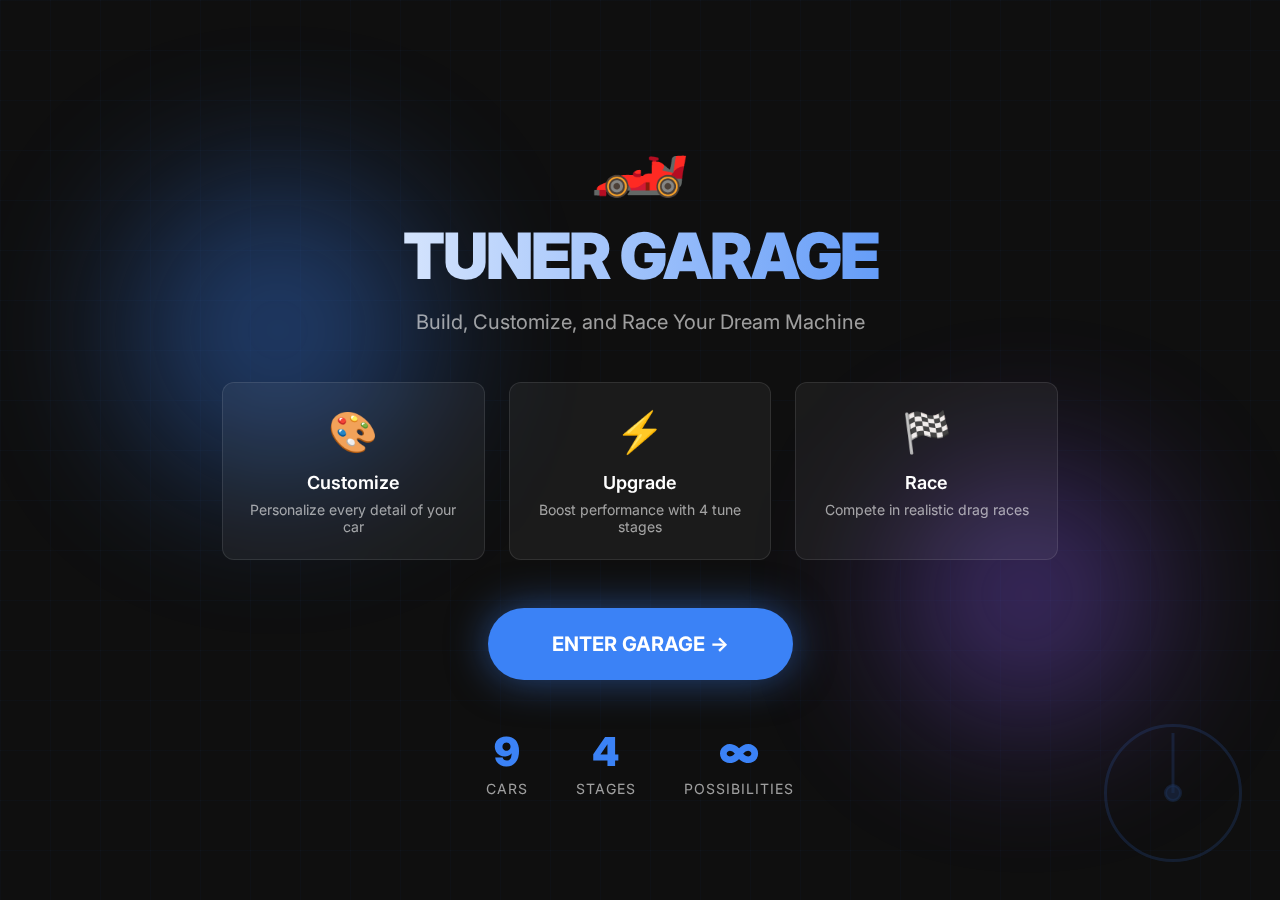
<file: tuner_garage_landing.html>
<!DOCTYPE html>
<html lang="ro">
<head>
    <meta charset="UTF-8">
    <meta name="viewport" content="width=device-width, initial-scale=1.0">
    <title>Tuner Garage - Welcome</title>
    <link rel="stylesheet" href="tuner_garage_landing.css">
</head>
<body>
    <!-- Animated Background -->
    <div class="grid-background"></div>
    <div class="orb orb-1"></div>
    <div class="orb orb-2"></div>

    <!-- Main Content -->
    <div class="container">
        <div class="logo">🏎️</div>
        <h1 class="title">TUNER GARAGE</h1>
        <p class="subtitle">Build, Customize, and Race Your Dream Machine</p>

        <!-- Features -->
        <div class="features">
            <div class="feature-card">
                <div class="feature-icon">🎨</div>
                <div class="feature-title">Customize</div>
                <div class="feature-desc">Personalize every detail of your car</div>
            </div>
            <div class="feature-card">
                <div class="feature-icon">⚡</div>
                <div class="feature-title">Upgrade</div>
                <div class="feature-desc">Boost performance with 4 tune stages</div>
            </div>
            <div class="feature-card">
                <div class="feature-icon">🏁</div>
                <div class="feature-title">Race</div>
                <div class="feature-desc">Compete in realistic drag races</div>
            </div>
        </div>

        <!-- CTA Button -->
        <a href="tuner_garage_main.html" class="cta-button">
            <span>ENTER GARAGE →</span>
        </a>

        <!-- Stats -->
        <div class="stats">
            <div class="stat-item">
                <div class="stat-number">9</div>
                <div class="stat-label">Cars</div>
            </div>
            <div class="stat-item">
                <div class="stat-number">4</div>
                <div class="stat-label">Stages</div>
            </div>
            <div class="stat-item">
                <div class="stat-number">∞</div>
                <div class="stat-label">Possibilities</div>
            </div>
        </div>
    </div>

    <!-- Speedometer Decoration -->
    <div class="speedometer">
        <svg viewBox="0 0 100 100" fill="none" stroke="rgba(59, 130, 246, 0.5)" stroke-width="2">
            <circle cx="50" cy="50" r="45"/>
            <line x1="50" y1="50" x2="50" y2="10"/>
            <circle cx="50" cy="50" r="5" fill="rgba(59, 130, 246, 0.5)"/>
        </svg>
    </div>

    <script src="tuner_garage_landing.js"></script>
</body>
</html>
</file>
<file: tuner_garage_landing.css>
@import url('https://fonts.googleapis.com/css2?family=Inter:wght@300;400;500;600;700;900&display=swap');

* {
    margin: 0;
    padding: 0;
    box-sizing: border-box;
}

:root {
    --bg-primary: #0f0f0f;
    --text-primary: #ffffff;
    --accent: #3b82f6;
    --accent-glow: rgba(59, 130, 246, 0.5);
}

body {
    font-family: 'Inter', sans-serif;
    background: var(--bg-primary);
    color: var(--text-primary);
    min-height: 100vh;
    overflow-x: hidden;
    display: flex;
    align-items: center;
    justify-content: center;
    position: relative;
}

/* Animated Background Grid */
.grid-background {
    position: fixed;
    top: 0;
    left: 0;
    width: 100%;
    height: 100%;
    background-image: 
        linear-gradient(rgba(59, 130, 246, 0.1) 1px, transparent 1px),
        linear-gradient(90deg, rgba(59, 130, 246, 0.1) 1px, transparent 1px);
    background-size: 50px 50px;
    animation: gridScroll 20s linear infinite;
    opacity: 0.3;
}

@keyframes gridScroll {
    0% { transform: perspective(500px) rotateX(60deg) translateY(0); }
    100% { transform: perspective(500px) rotateX(60deg) translateY(50px); }
}

/* Glowing Orbs */
.orb {
    position: fixed;
    border-radius: 50%;
    filter: blur(80px);
    opacity: 0.4;
    animation: float 8s ease-in-out infinite;
    pointer-events: none;
}

.orb-1 {
    width: 300px;
    height: 300px;
    background: var(--accent);
    top: 20%;
    left: 10%;
    animation-delay: 0s;
}

.orb-2 {
    width: 250px;
    height: 250px;
    background: #8b5cf6;
    bottom: 20%;
    right: 10%;
    animation-delay: 2s;
}

@keyframes float {
    0%, 100% { transform: translate(0, 0) scale(1); }
    50% { transform: translate(30px, -30px) scale(1.1); }
}

/* Main Container */
.container {
    position: relative;
    z-index: 10;
    text-align: center;
    padding: 2rem;
    max-width: 900px;
}

/* Logo Animation */
.logo {
    font-size: 5rem;
    margin-bottom: 1rem;
    animation: carDrive 2s ease-out;
    display: inline-block;
}

@keyframes carDrive {
    0% {
        transform: translateX(-100vw);
        opacity: 0;
    }
    60% {
        transform: translateX(20px);
    }
    100% {
        transform: translateX(0);
        opacity: 1;
    }
}

/* Title */
.title {
    font-size: 4rem;
    font-weight: 900;
    margin-bottom: 1rem;
    background: linear-gradient(90deg, #fff, var(--accent), #fff);
    background-size: 200% auto;
    -webkit-background-clip: text;
    -webkit-text-fill-color: transparent;
    background-clip: text;
    animation: shimmer 3s linear infinite;
    letter-spacing: -2px;
}

@keyframes shimmer {
    0% { background-position: 0% center; }
    100% { background-position: 200% center; }
}

/* Subtitle */
.subtitle {
    font-size: 1.25rem;
    color: rgba(255, 255, 255, 0.6);
    margin-bottom: 3rem;
    animation: fadeInUp 1s ease 0.5s both;
}

@keyframes fadeInUp {
    from {
        opacity: 0;
        transform: translateY(30px);
    }
    to {
        opacity: 1;
        transform: translateY(0);
    }
}

/* Feature Cards */
.features {
    display: grid;
    grid-template-columns: repeat(3, 1fr);
    gap: 1.5rem;
    margin-bottom: 3rem;
    animation: fadeInUp 1s ease 0.8s both;
}

.feature-card {
    background: rgba(255, 255, 255, 0.05);
    backdrop-filter: blur(10px);
    border: 1px solid rgba(255, 255, 255, 0.1);
    border-radius: 12px;
    padding: 1.5rem;
    transition: all 0.3s ease;
    position: relative;
    overflow: hidden;
}

.feature-card::before {
    content: '';
    position: absolute;
    top: 0;
    left: -100%;
    width: 100%;
    height: 100%;
    background: linear-gradient(90deg, transparent, rgba(59, 130, 246, 0.2), transparent);
    transition: left 0.5s ease;
}

.feature-card:hover::before {
    left: 100%;
}

.feature-card:hover {
    transform: translateY(-5px);
    border-color: var(--accent);
    box-shadow: 0 10px 40px rgba(59, 130, 246, 0.3);
}

.feature-icon {
    font-size: 2.5rem;
    margin-bottom: 1rem;
}

.feature-title {
    font-size: 1.125rem;
    font-weight: 600;
    margin-bottom: 0.5rem;
}

.feature-desc {
    font-size: 0.875rem;
    color: rgba(255, 255, 255, 0.6);
}

/* CTA Button */
.cta-button {
    position: relative;
    display: inline-block;
    padding: 1.5rem 4rem;
    font-size: 1.25rem;
    font-weight: 700;
    color: white;
    background: var(--accent);
    border: none;
    border-radius: 50px;
    cursor: pointer;
    text-decoration: none;
    overflow: hidden;
    transition: all 0.3s ease;
    animation: fadeInUp 1s ease 1.2s both, pulse 2s ease-in-out 2s infinite;
    box-shadow: 0 0 40px var(--accent-glow);
}

@keyframes pulse {
    0%, 100% {
        box-shadow: 0 0 40px var(--accent-glow);
    }
    50% {
        box-shadow: 0 0 60px var(--accent-glow), 0 0 80px var(--accent-glow);
    }
}

.cta-button::before {
    content: '';
    position: absolute;
    top: 50%;
    left: 50%;
    width: 0;
    height: 0;
    border-radius: 50%;
    background: rgba(255, 255, 255, 0.3);
    transform: translate(-50%, -50%);
    transition: width 0.6s ease, height 0.6s ease;
}

.cta-button:hover::before {
    width: 300px;
    height: 300px;
}

.cta-button:hover {
    transform: scale(1.05);
    box-shadow: 0 0 60px var(--accent-glow), 0 0 100px var(--accent-glow);
}

.cta-button span {
    position: relative;
    z-index: 1;
}

/* Speedometer Decoration */
.speedometer {
    position: fixed;
    bottom: 2rem;
    right: 2rem;
    width: 150px;
    height: 150px;
    opacity: 0.3;
    animation: rotate 10s linear infinite;
}

@keyframes rotate {
    from { transform: rotate(0deg); }
    to { transform: rotate(360deg); }
}

.speedometer svg {
    width: 100%;
    height: 100%;
}

/* Stats Counter */
.stats {
    display: flex;
    justify-content: center;
    gap: 3rem;
    margin-top: 3rem;
    animation: fadeInUp 1s ease 1s both;
}

.stat-item {
    text-align: center;
}

.stat-number {
    font-size: 2.5rem;
    font-weight: 900;
    color: var(--accent);
    line-height: 1;
    margin-bottom: 0.5rem;
}

.stat-label {
    font-size: 0.875rem;
    color: rgba(255, 255, 255, 0.6);
    text-transform: uppercase;
    letter-spacing: 1px;
}

/* Responsive */
@media (max-width: 768px) {
    .title { font-size: 2.5rem; }
    .features { grid-template-columns: 1fr; }
    .stats { flex-direction: column; gap: 1.5rem; }
    .cta-button { padding: 1.25rem 3rem; font-size: 1rem; }
}
</file>
